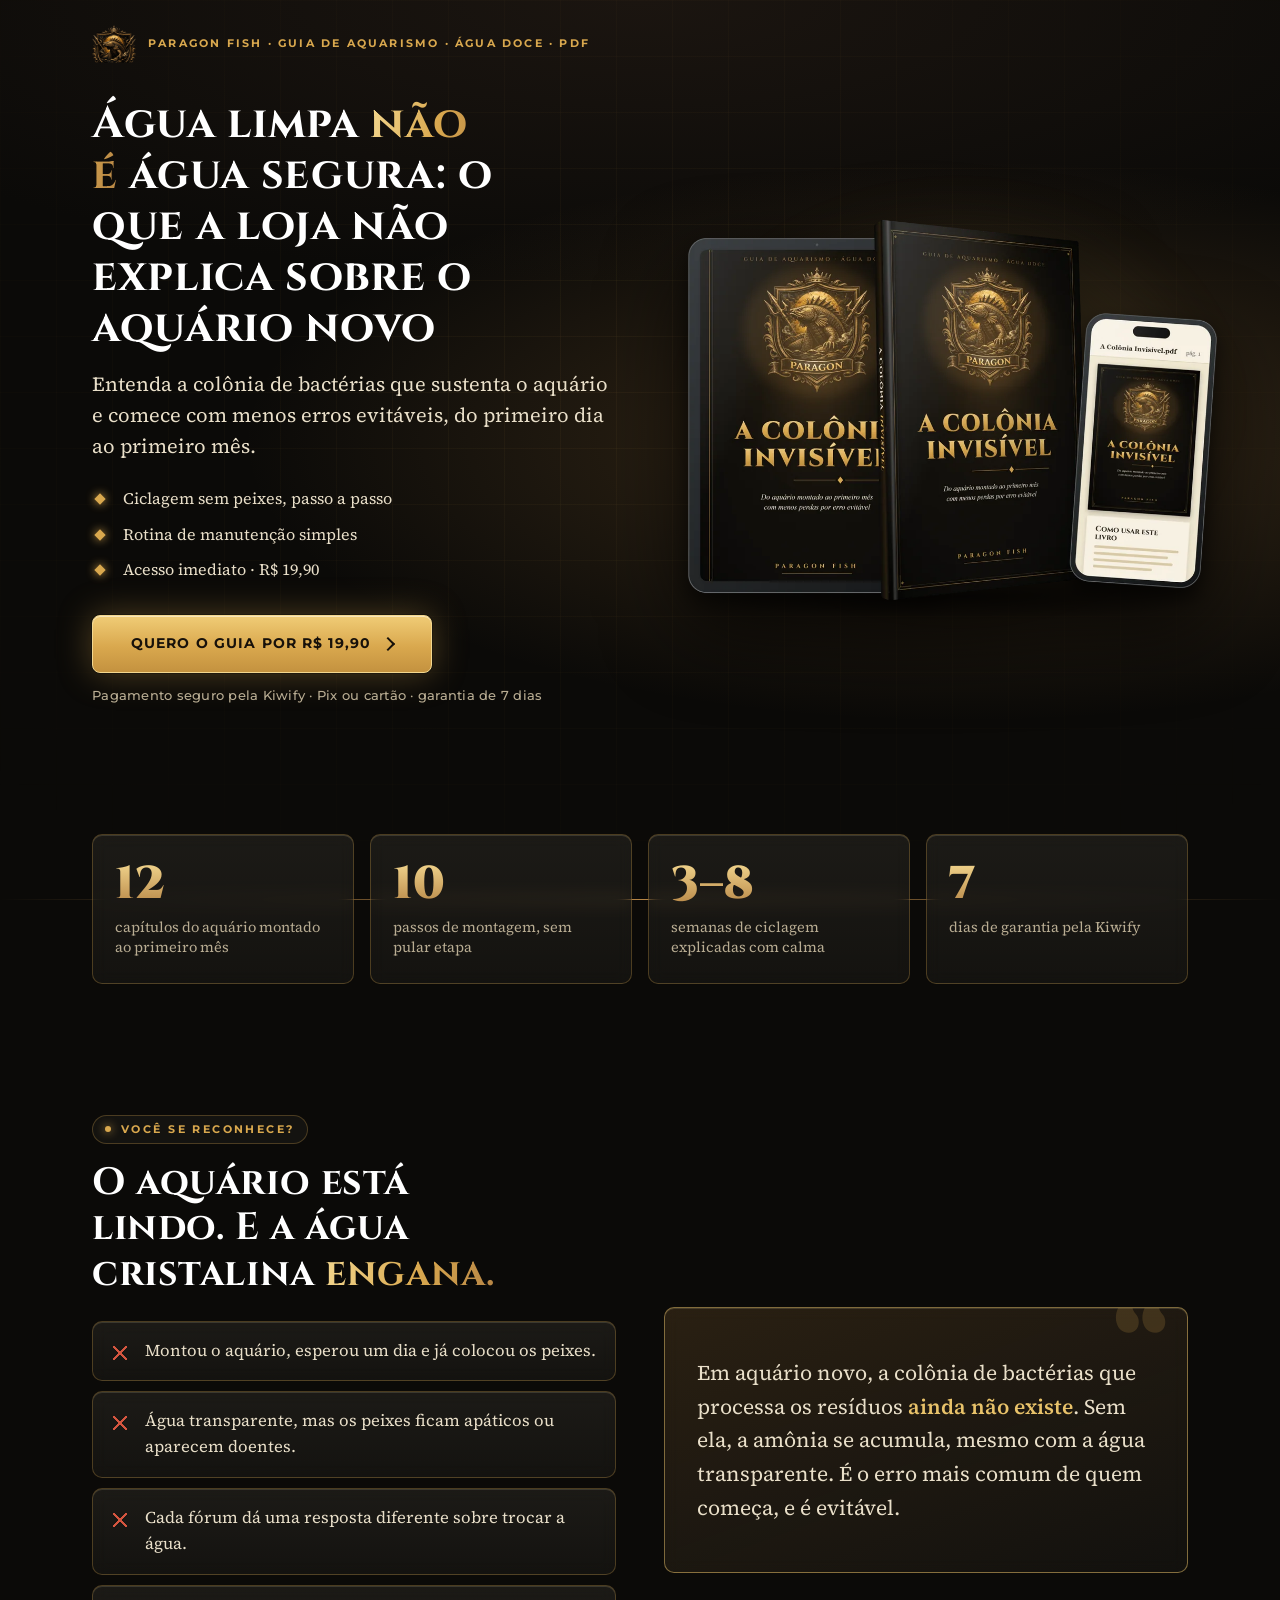
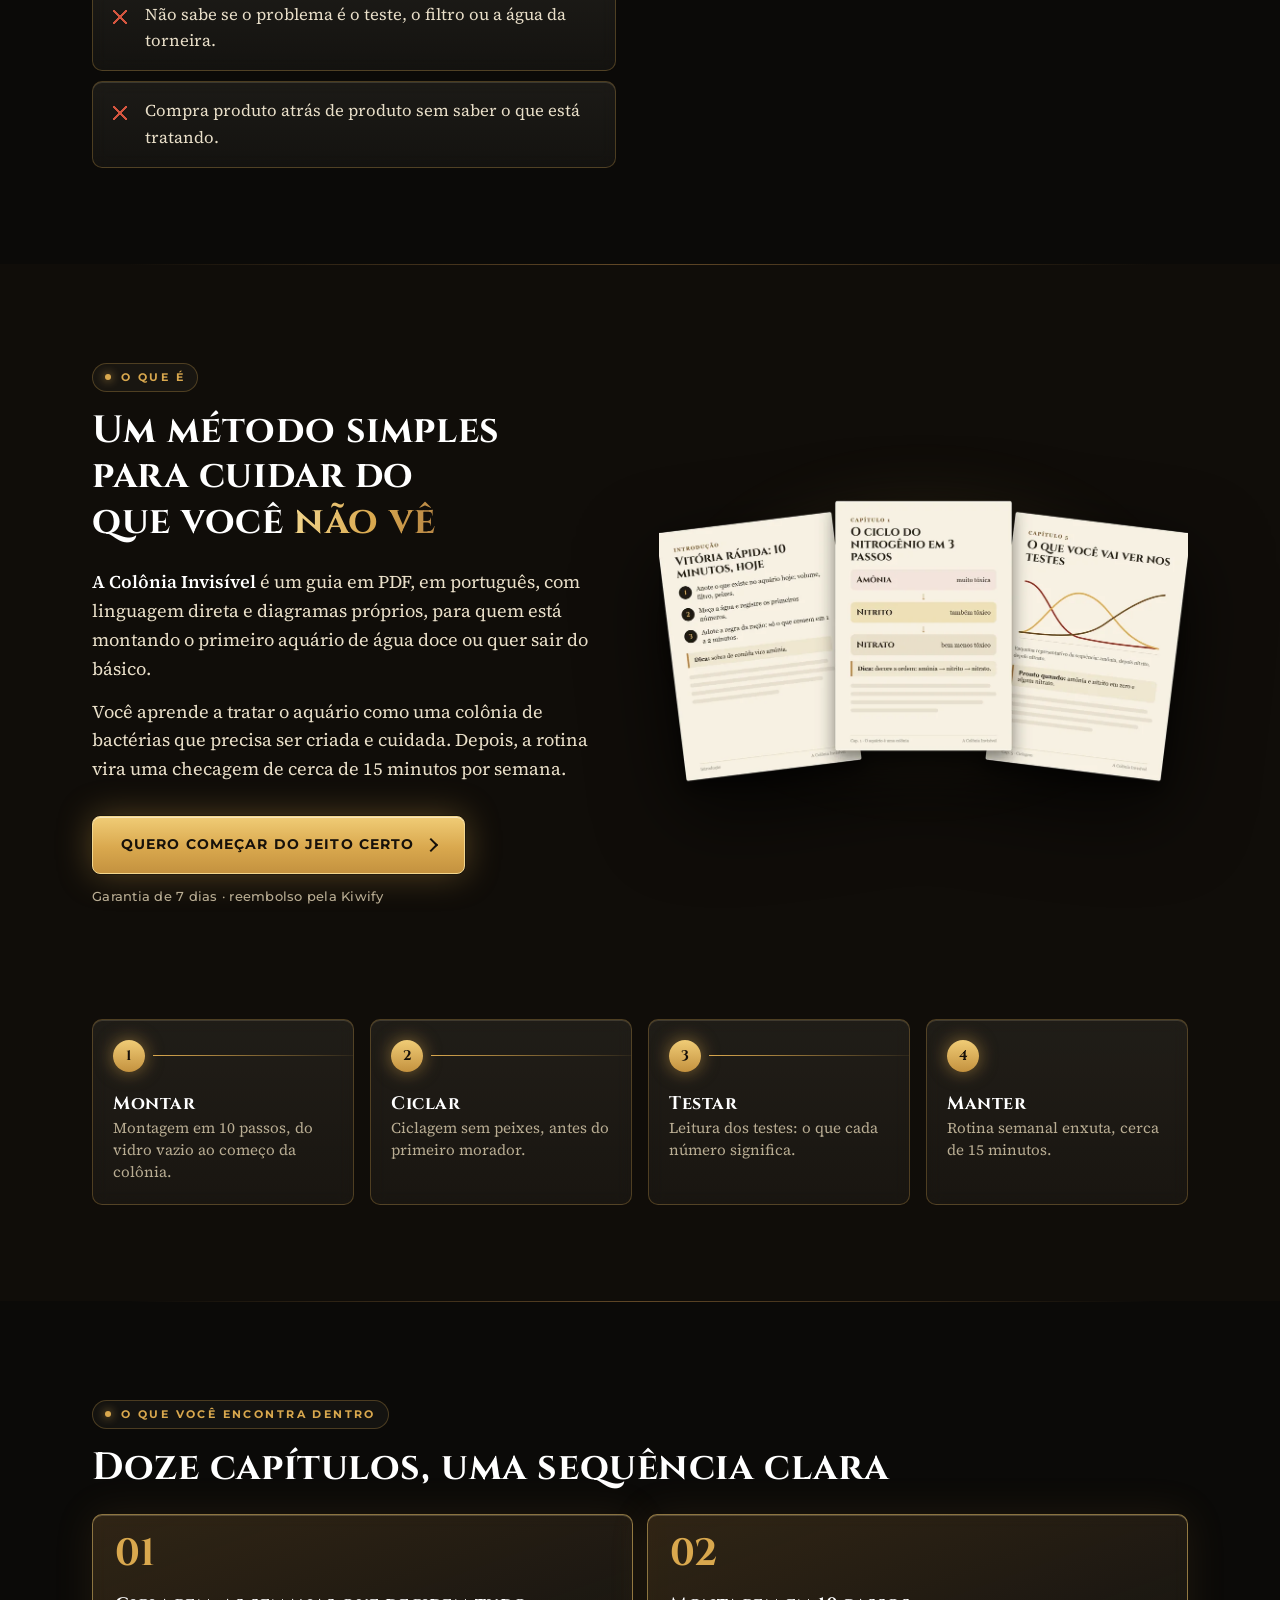
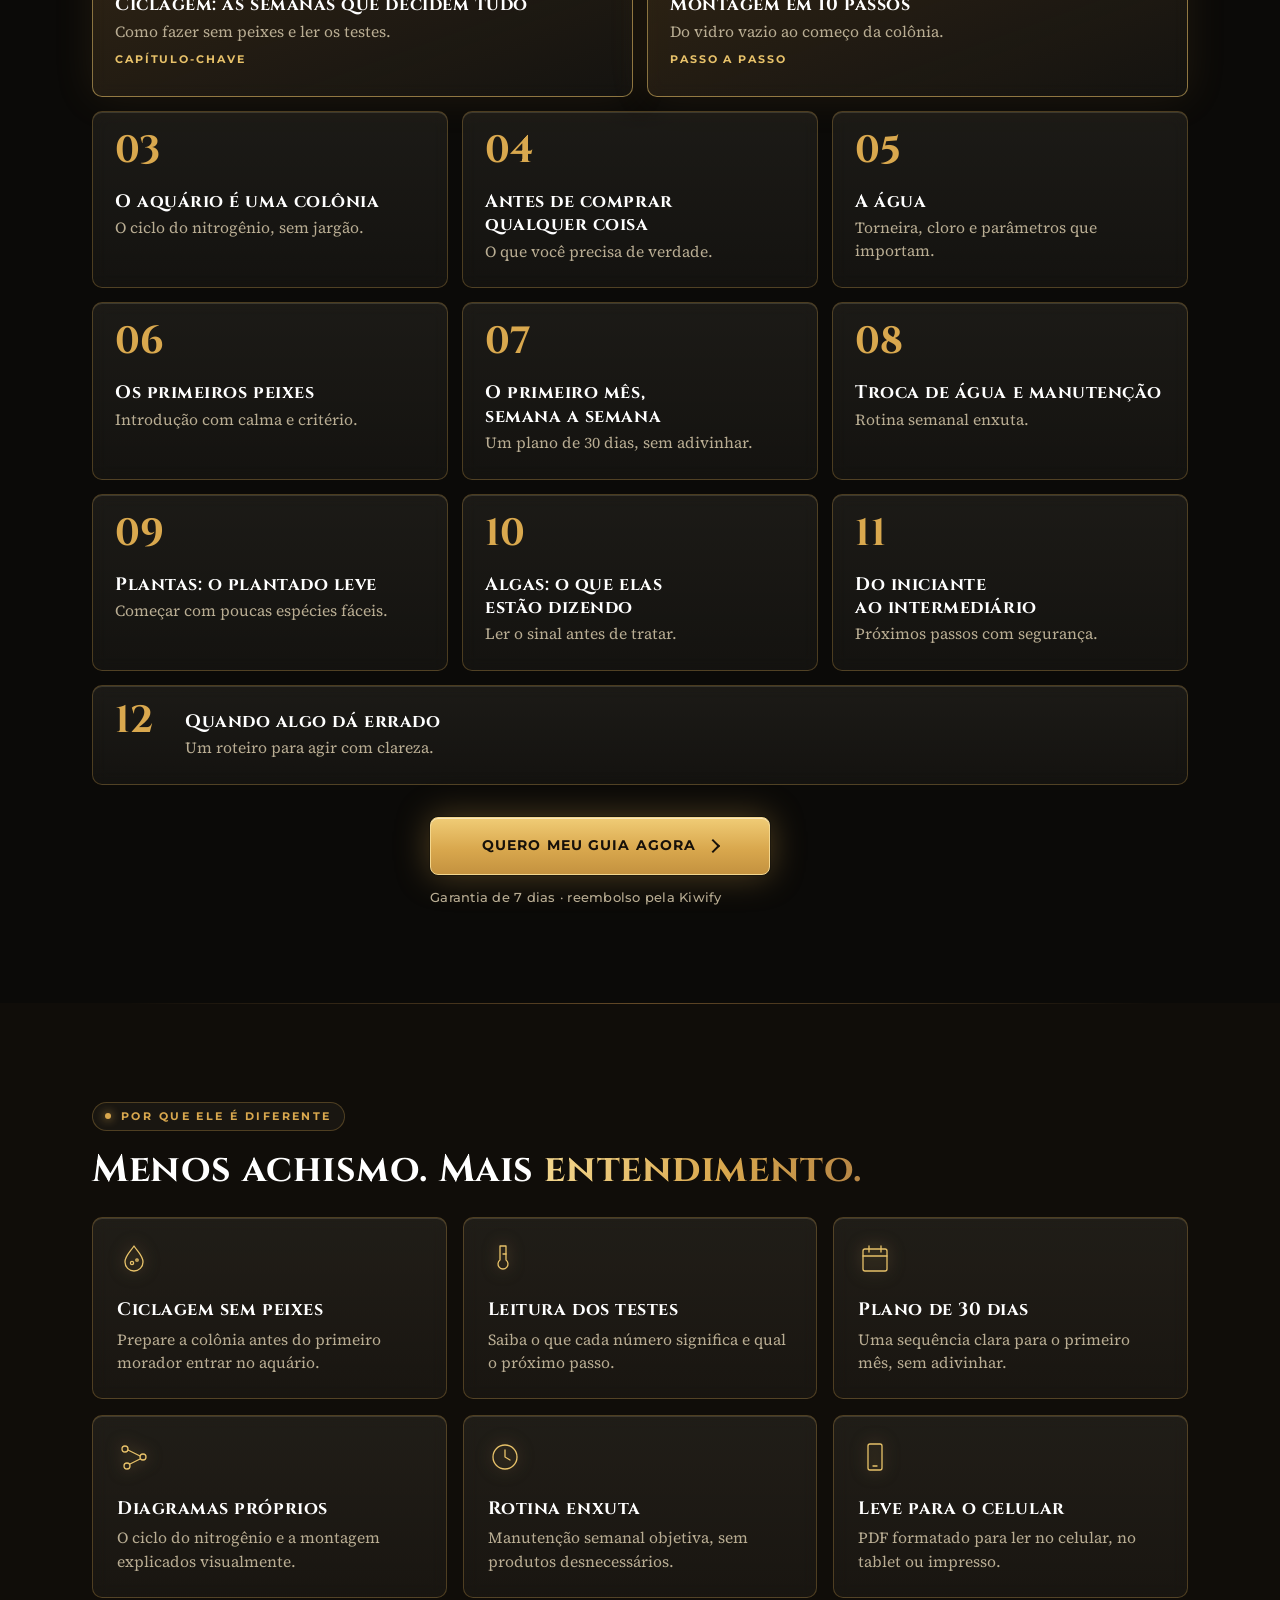
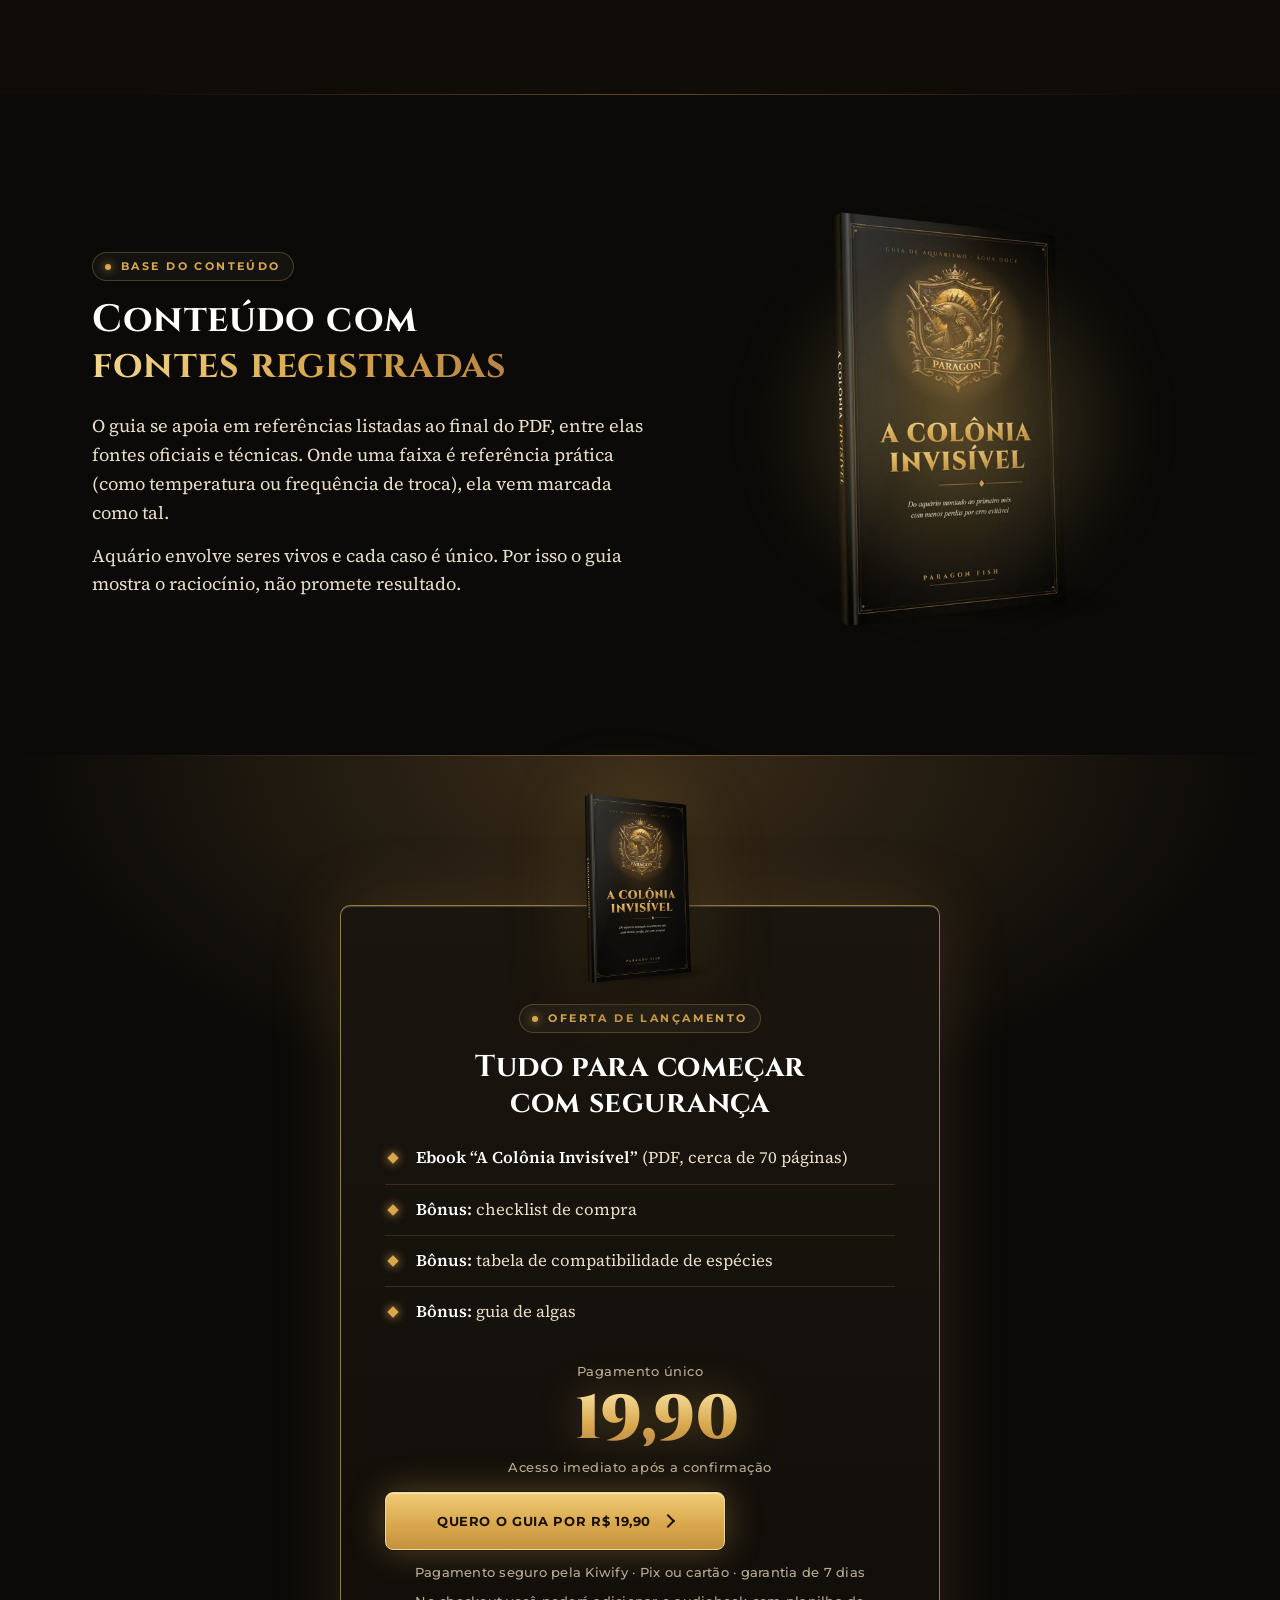
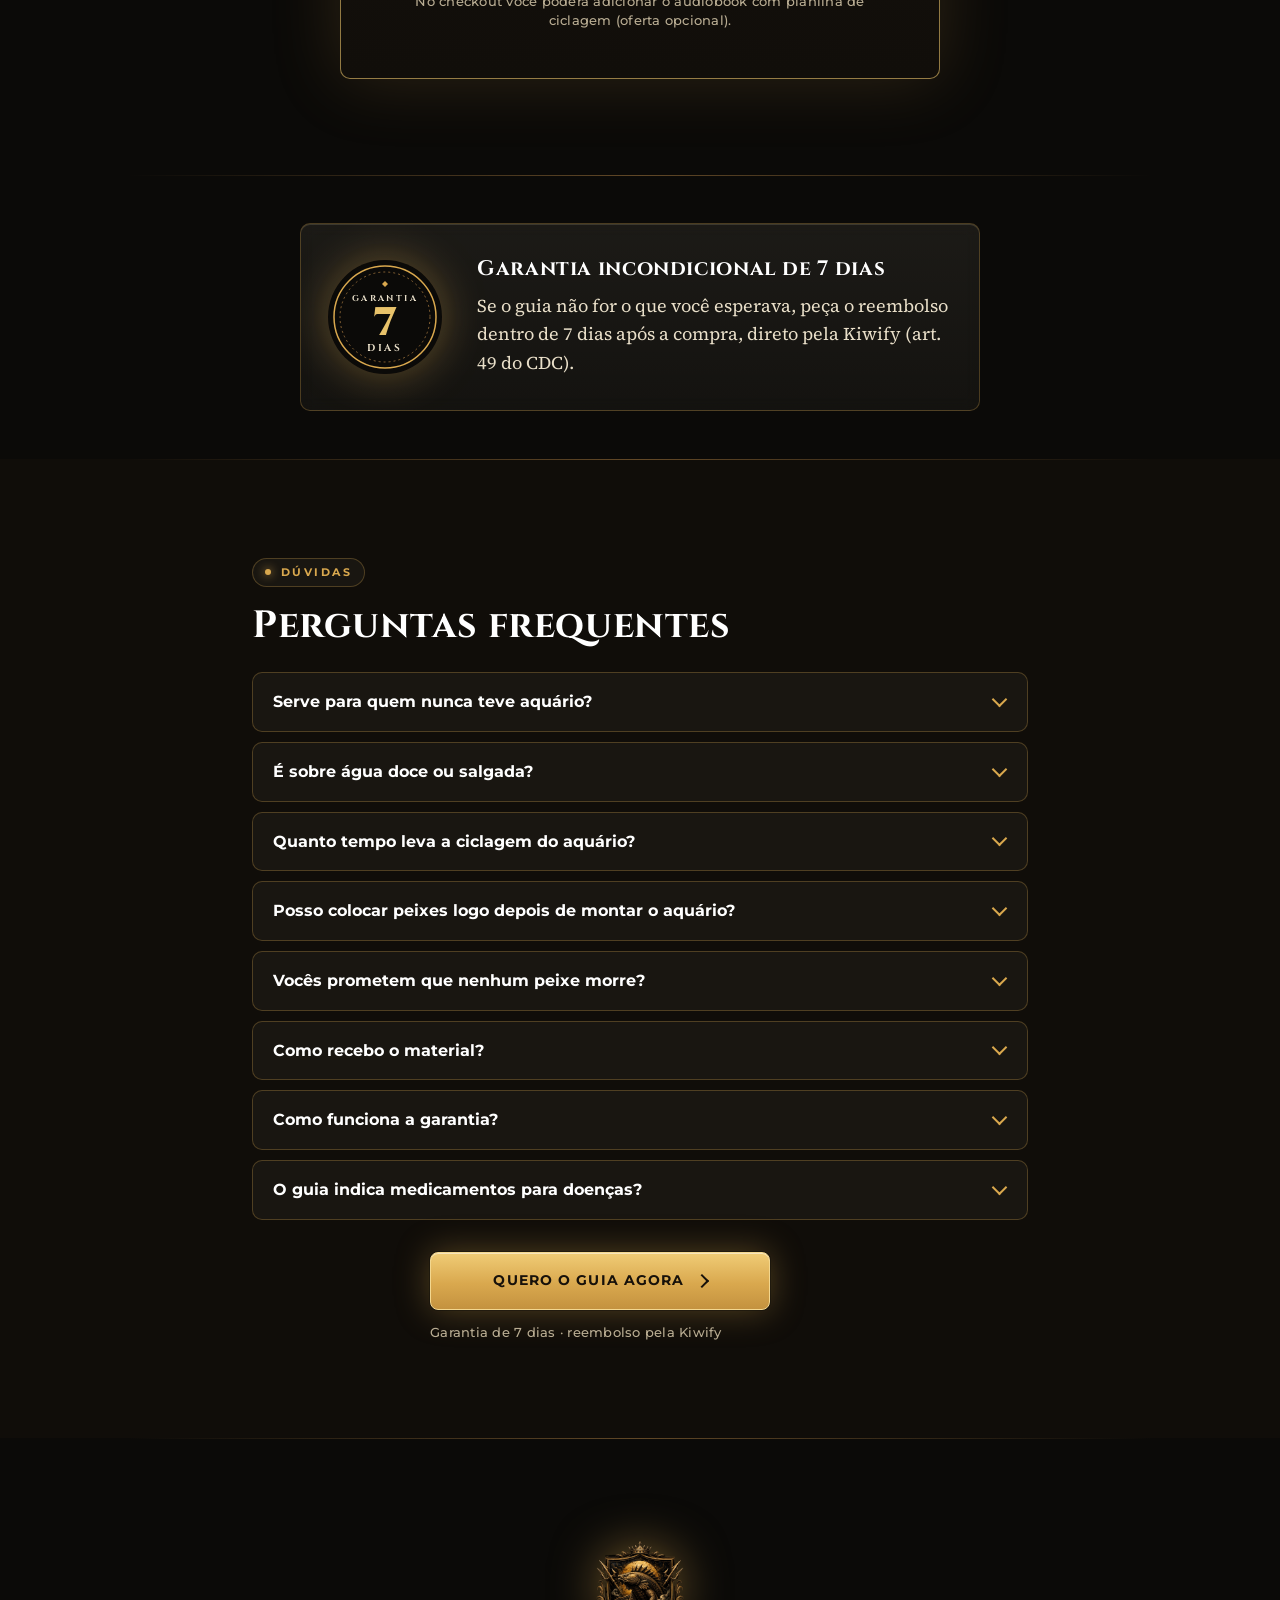
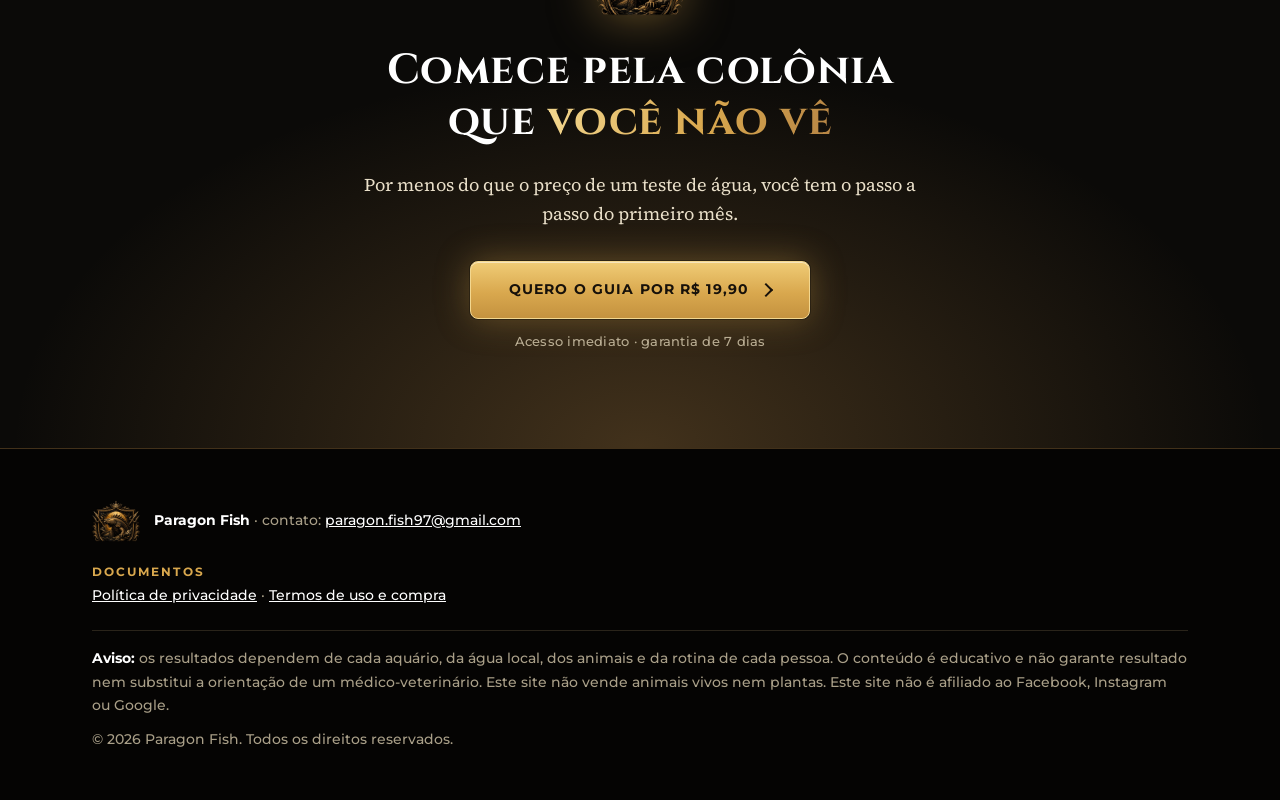
<file: index.html>
<!DOCTYPE html>
<html lang="pt-BR">
<head>
<meta charset="utf-8">
<meta name="viewport" content="width=device-width,initial-scale=1">
<title>Guia de Aquarismo para Iniciantes: Ciclagem do Aquário (PDF)</title>
<meta name="description" content="Guia em PDF para montar seu primeiro aquário de água doce: ciclagem sem peixes e rotina simples. R$ 19,90, acesso imediato e garantia de 7 dias.">
<meta name="robots" content="index,follow">
<!-- URL PROVISÓRIA (GitHub Pages). Ao trocar de domínio, substituir "https://vhreiscoelho-ops.github.io/colonia-invisivel/" em: canonical, og:url, og:image, twitter:image e JSON-LD (Product image/url). -->
<link rel="canonical" href="https://vhreiscoelho-ops.github.io/colonia-invisivel/">
<meta property="og:url" content="https://vhreiscoelho-ops.github.io/colonia-invisivel/">
<meta property="og:type" content="website">
<meta property="og:locale" content="pt_BR">
<meta property="og:title" content="A Colônia Invisível — guia de aquarismo de água doce">
<meta property="og:description" content="Água limpa não é água segura. Entenda a colônia de bactérias do seu aquário e comece com menos erros evitáveis.">
<meta property="og:image" content="https://vhreiscoelho-ops.github.io/colonia-invisivel/img/og.jpg">
<meta name="twitter:image" content="https://vhreiscoelho-ops.github.io/colonia-invisivel/img/og.jpg">
<meta name="twitter:card" content="summary_large_image">
<meta name="theme-color" content="#0B0A08">
<link rel="icon" href="img/emblema-128.png" type="image/png">
<link rel="preload" href="fonts/cinzel-700.woff2" as="font" type="font/woff2" crossorigin>
<link rel="preload" href="img/hero-combo.webp" as="image" type="image/webp">
<link rel="stylesheet" href="fonts/fonts.css">
<style>
:root{
  --bg:#0B0A08;--bg2:#100D09;--ouro:#B68545;--ouro-b:#D9A84E;--ouro-c:#E8C26A;--ouro-e:#6B4A1F;
  --bege:#E9DFC9;--mudo:#B9AD93;--vidro:rgba(255,245,222,.04);--vidro2:rgba(255,245,222,.07);--borda:rgba(217,168,78,.28);
  --cin:'Cinzel','Trajan Pro',Georgia,serif;--txt:'Source Serif 4',Georgia,serif;--sans:'Montserrat',system-ui,-apple-system,'Segoe UI',sans-serif;
  --r:10px;--s2:16px;--s3:24px;--s4:32px;--s5:48px;--s6:64px;--s7:96px
}
*{box-sizing:border-box;margin:0;padding:0}
html{scroll-behavior:smooth;-webkit-text-size-adjust:100%}
body{font-family:var(--txt);font-size:17px;line-height:1.6;color:var(--bege);background:var(--bg);overflow-x:hidden}
img{max-width:100%;height:auto;display:block}
h1,h2,h3{font-family:var(--cin);font-weight:700;color:#fff;text-wrap:balance}
.wrap{max-width:1140px;margin:0 auto;padding:0 22px;position:relative}
section{padding:var(--s6) 0;position:relative}
section+section::before{content:"";position:absolute;top:0;left:10%;right:10%;height:1px;background:linear-gradient(90deg,transparent,rgba(182,133,69,.5),transparent)}
section:nth-of-type(even){background:var(--bg2)}
h2{font-size:26px;line-height:1.2;letter-spacing:.015em;margin-bottom:var(--s3)}
h3{font-size:16.5px;line-height:1.3;letter-spacing:.03em}
em{font-style:normal}
h1 em,h2 em{color:var(--ouro-c);background:linear-gradient(100deg,#F3D78F,#D9A84E 55%,#B68545);-webkit-background-clip:text;background-clip:text;-webkit-text-fill-color:transparent}
p+p{margin-top:14px}
strong{color:#fff}
.kick{display:inline-flex;align-items:center;gap:10px;font:600 11px/1 var(--sans);letter-spacing:.22em;text-transform:uppercase;color:var(--ouro-b);margin-bottom:var(--s2);padding:8px 12px;border:1px solid var(--borda);border-radius:99px;background:var(--vidro)}
.kick::before{content:"";width:6px;height:6px;border-radius:50%;background:var(--ouro-b);box-shadow:0 0 10px var(--ouro-b)}
/* vidro (bento) */
.gl{position:relative;background:linear-gradient(180deg,var(--vidro2),var(--vidro));border:1px solid var(--borda);border-radius:var(--r);-webkit-backdrop-filter:blur(8px);backdrop-filter:blur(8px);box-shadow:inset 0 1px 0 rgba(255,236,190,.14);overflow:hidden;transition:border-color .25s,transform .25s}
.gl:hover{border-color:rgba(232,194,106,.6);background:radial-gradient(260px circle at var(--mx,50%) var(--my,0%),rgba(232,194,106,.16),transparent 70%),linear-gradient(180deg,var(--vidro2),var(--vidro))}
/* CTA */
.btn{display:inline-flex;align-items:center;justify-content:center;gap:12px;min-height:58px;padding:16px 28px;background:linear-gradient(180deg,#F0CC76,#D9A84E 55%,#C4923F);color:#17110a;font:700 14px/1.25 var(--sans);letter-spacing:.08em;text-transform:uppercase;text-decoration:none;border-radius:8px;border:1px solid #F3D78F;box-shadow:0 0 0 1px rgba(11,10,8,.4),0 0 34px rgba(217,168,78,.35),inset 0 1px 0 rgba(255,255,255,.5);transition:transform .18s,box-shadow .18s,filter .18s;width:100%;text-align:center}
.btn::after{content:"";width:8px;height:8px;border-top:2px solid currentColor;border-right:2px solid currentColor;transform:rotate(45deg);flex:0 0 8px;transition:transform .18s}
.btn:hover{transform:translateY(-2px);filter:brightness(1.07);box-shadow:0 0 50px rgba(217,168,78,.55),inset 0 1px 0 rgba(255,255,255,.5)}
.btn:hover::after{transform:rotate(45deg) translate(2px,-2px)}
.btn:focus-visible{outline:3px solid #fff;outline-offset:3px}
.ctaw{margin-top:var(--s4)}
.micro{font:500 12.5px/1.5 var(--sans);color:var(--mudo);margin-top:14px;letter-spacing:.02em}
/* HERO */
.hero{padding:16px 0 var(--s6);overflow:hidden;background:radial-gradient(80% 50% at 75% 55%,rgba(182,133,69,.26),transparent 70%),radial-gradient(100% 50% at 50% 0,#1b1510,var(--bg) 70%)}
.hero::before{content:"";position:absolute;inset:0;background-image:linear-gradient(rgba(217,168,78,.06) 1px,transparent 1px),linear-gradient(90deg,rgba(217,168,78,.06) 1px,transparent 1px);background-size:56px 56px;-webkit-mask-image:radial-gradient(70% 70% at 50% 40%,#000,transparent);mask-image:radial-gradient(70% 70% at 50% 40%,#000,transparent);pointer-events:none}
.hero::after{content:"";position:absolute;left:0;right:0;bottom:0;height:1px;background:linear-gradient(90deg,transparent,var(--ouro),transparent)}
.top{display:flex;align-items:center;gap:12px;padding:6px 0 var(--s4);font:600 11px/1.4 var(--sans);letter-spacing:.2em;text-transform:uppercase;color:var(--ouro-b)}
.top img{width:44px;height:44px;flex:0 0 44px}
.hero h1{font-size:29px;line-height:1.16;letter-spacing:.015em}
.hero .sub{margin-top:var(--s2);font-size:18px;line-height:1.55;max-width:34em}
.hero .pts{list-style:none;display:grid;gap:10px;margin-top:var(--s3);font-size:16px}
.pts li{display:flex;gap:14px;align-items:flex-start}
.pts li::before{content:"";flex:0 0 8px;height:8px;margin:9px 5px 0 4px;background:var(--ouro-b);transform:rotate(45deg);box-shadow:0 0 10px var(--ouro-b)}
.art{position:relative;margin:var(--s5) -6px 0}
.art::before{content:"";position:absolute;inset:8% 6%;background:radial-gradient(closest-side,rgba(232,194,106,.38),transparent);filter:blur(30px)}
.art img{position:relative;width:100%;filter:drop-shadow(0 30px 40px rgba(0,0,0,.7));animation:flut 7s ease-in-out infinite}
@keyframes flut{50%{transform:translateY(-10px)}}
.chips{display:flex;flex-wrap:wrap;gap:8px;margin-top:var(--s2)}
.chip{font:600 11px/1 var(--sans);letter-spacing:.14em;text-transform:uppercase;color:var(--ouro-c);padding:9px 12px;border-radius:99px;border:1px solid var(--borda);background:rgba(11,10,8,.6);-webkit-backdrop-filter:blur(8px);backdrop-filter:blur(8px)}
/* números */
.stats{padding:var(--s4) 0;background:var(--bg)}
.stats .wrap{display:grid;grid-template-columns:1fr 1fr;gap:12px}
.stat{padding:20px 18px}
.stat b{display:block;font:900 34px/1 var(--cin);background:linear-gradient(180deg,#F3D78F,#B68545);-webkit-background-clip:text;background-clip:text;-webkit-text-fill-color:transparent}
.stat span{display:block;margin-top:10px;font-size:14.5px;line-height:1.4;color:var(--mudo)}
/* dor */
.lista{list-style:none;display:grid;gap:10px;margin-top:var(--s3)}
.lista li{padding:16px 18px 16px 52px;position:relative;font-size:16.5px}
.lista li::before{content:"";position:absolute;left:20px;top:24px;width:14px;height:14px;background:linear-gradient(45deg,transparent 44%,#d4553f 44% 56%,transparent 56%),linear-gradient(-45deg,transparent 44%,#d4553f 44% 56%,transparent 56%)}
.quote{margin-top:var(--s4);padding:var(--s4) var(--s3);font-size:18px;background:linear-gradient(160deg,rgba(182,133,69,.18),rgba(255,245,222,.03));border-color:rgba(232,194,106,.5)}
.quote::after{content:"“";position:absolute;right:18px;top:-6px;font:900 110px/1 var(--cin);color:rgba(217,168,78,.18)}
.quote strong{color:var(--ouro-c)}
/* solução + fluxo */
.grid2{display:grid;gap:var(--s4)}
.sol .art{margin:0}
.flow{list-style:none;display:grid;gap:10px;margin-top:var(--s5);counter-reset:f;position:relative}
.flow li{counter-increment:f;padding:18px 18px 18px 64px;position:relative}
.flow li::before{content:counter(f);position:absolute;left:16px;top:16px;width:32px;height:32px;border-radius:50%;display:grid;place-items:center;font:700 14px/1 var(--cin);color:#17110a;background:linear-gradient(180deg,#F0CC76,#C4923F);box-shadow:0 0 18px rgba(217,168,78,.55)}
.flow li::after{content:"";position:absolute;left:31px;top:52px;bottom:-12px;width:1px;background:linear-gradient(var(--ouro-b),transparent)}
.flow li:last-child::after{display:none}
.flow h3{margin-bottom:2px}.flow p{font-size:15px;color:var(--mudo);line-height:1.45}
/* capítulos */
.cg{display:grid;gap:10px;margin-top:var(--s3);list-style:none;counter-reset:c}
.cc{counter-increment:c;padding:18px 20px 18px 72px}
.cc::before{content:counter(c,decimal-leading-zero);position:absolute;left:20px;top:14px;font:700 26px/1 var(--cin);color:var(--ouro-b)}
.cc p{font-size:15.5px;color:var(--mudo);line-height:1.45;margin-top:4px}
.cc.hl{background:linear-gradient(160deg,rgba(182,133,69,.22),rgba(255,245,222,.04));border-color:rgba(232,194,106,.55);box-shadow:inset 0 1px 0 rgba(255,236,190,.2),0 0 40px rgba(182,133,69,.12)}
.tag{display:inline-block;margin-top:10px;font:700 10.5px/1 var(--sans);letter-spacing:.18em;text-transform:uppercase;color:var(--ouro-c)}
/* benefícios */
.bg{display:grid;gap:12px;margin-top:var(--s3)}
.bc{padding:24px}
.bc svg{width:34px;height:34px;stroke:var(--ouro-c);fill:none;stroke-width:1.3;stroke-linecap:round;stroke-linejoin:round;margin-bottom:14px;filter:drop-shadow(0 0 8px rgba(232,194,106,.5))}
.bc h3{margin-bottom:6px}.bc p{font-size:15.5px;color:var(--mudo);line-height:1.5}
/* base */
.base p{max-width:40em}
.base .book{display:none;position:relative}
.base .book::before{content:"";position:absolute;inset:10%;background:radial-gradient(closest-side,rgba(232,194,106,.3),transparent);filter:blur(30px)}
/* oferta */
.oferta{padding-top:150px;background:radial-gradient(70% 50% at 50% 0,rgba(182,133,69,.28),transparent 70%),var(--bg)!important}
.offer{padding:var(--s4) 22px;border-color:rgba(232,194,106,.6);box-shadow:0 0 70px rgba(182,133,69,.2),inset 0 1px 0 rgba(255,236,190,.2);overflow:visible;-webkit-backdrop-filter:none;backdrop-filter:none;background:linear-gradient(180deg,#1a150e,#110e0a)}
.offer .livro{width:58%;margin:-128px auto 6px;filter:drop-shadow(0 18px 24px rgba(0,0,0,.6)) drop-shadow(0 0 30px rgba(217,168,78,.25))}
.offer h2{text-align:center;font-size:23px}
.offer .kick{display:flex;width:max-content;margin-inline:auto}
.stack{list-style:none;display:grid;gap:12px;margin:var(--s3) 0}
.stack li{display:flex;gap:14px;font-size:16.5px;padding-bottom:12px;border-bottom:1px solid rgba(217,168,78,.18)}
.stack li:last-child{border:0}
.stack li::before{content:"";flex:0 0 8px;height:8px;margin:9px 5px 0 4px;background:var(--ouro-b);transform:rotate(45deg);box-shadow:0 0 10px var(--ouro-b)}
.pbox{text-align:center;margin:var(--s3) 0 var(--s2)}
.pmeta{font:500 13px/1.4 var(--sans);color:var(--mudo);letter-spacing:.04em}
.price{font:900 62px/1 var(--cin);margin:8px 0;background:linear-gradient(180deg,#F8E2A2,#D9A84E 60%,#B68545);-webkit-background-clip:text;background-clip:text;-webkit-text-fill-color:transparent;filter:drop-shadow(0 0 20px rgba(217,168,78,.35))}
.price small{font-size:22px;font-weight:700;vertical-align:top;margin-right:6px;position:relative;top:8px}
.offer .micro{text-align:center}
.offer .btn{padding:16px 12px;font-size:13px;letter-spacing:.05em}
/* garantia */
.gar{padding:var(--s5) 0}
.seal{display:flex;flex-direction:column;align-items:center;text-align:center;gap:var(--s2);max-width:680px;margin:0 auto;padding:var(--s4) var(--s3)}
.seal svg{flex:0 0 120px;width:120px;height:120px;filter:drop-shadow(0 0 22px rgba(217,168,78,.4))}
.seal h3{font-size:21px;margin-bottom:8px}
/* faq */
.faq .wrap{max-width:820px}
details{margin-bottom:10px;border-radius:var(--r);border:1px solid var(--borda);background:var(--vidro);transition:background .2s,border-color .2s}
details[open]{background:rgba(182,133,69,.1);border-color:var(--ouro-b)}
summary{cursor:pointer;list-style:none;padding:18px 54px 18px 20px;font:600 15.5px/1.4 var(--sans);color:#fff;position:relative;min-height:56px}
summary::-webkit-details-marker{display:none}
summary::after{content:"";position:absolute;right:22px;top:50%;width:9px;height:9px;margin-top:-8px;border-right:2px solid var(--ouro-b);border-bottom:2px solid var(--ouro-b);transform:rotate(45deg);transition:transform .2s}
details[open] summary::after{transform:rotate(-135deg);margin-top:-2px}
summary:focus-visible{outline:2px solid var(--ouro-b);outline-offset:2px}
details p{padding:0 20px 20px;color:#d6ccb5;font-size:16.5px}
/* final */
.final{text-align:center;background:radial-gradient(70% 90% at 50% 100%,rgba(182,133,69,.32),transparent 70%),var(--bg)!important}
.final img{width:88px;margin:0 auto var(--s3);filter:drop-shadow(0 0 24px rgba(217,168,78,.5))}
.final h2{font-size:27px;margin-inline:auto;max-width:15em}
.final p.l{max-width:32em;margin:0 auto}
.final .ctaw{max-width:440px;margin-inline:auto}
footer{background:#050403;color:#a99f88;padding:var(--s5) 0 120px;font:14px/1.7 var(--sans);border-top:1px solid rgba(182,133,69,.35)}
footer h4{color:var(--ouro-b);font:700 11.5px/1 var(--sans);letter-spacing:.18em;text-transform:uppercase;margin:22px 0 6px}
footer a{color:#fff}
footer .aviso{border-top:1px solid #2a241a;margin-top:22px;padding-top:16px}
footer .fb{display:flex;align-items:center;gap:14px}footer .fb img{width:48px;flex:0 0 48px}
/* barra fixa */
.bar{position:fixed;left:0;right:0;bottom:0;z-index:9;padding:10px 16px calc(10px + env(safe-area-inset-bottom));background:rgba(11,10,8,.88);-webkit-backdrop-filter:blur(12px);backdrop-filter:blur(12px);border-top:1px solid var(--ouro);transform:translateY(110%);transition:transform .25s}
.bar.on{transform:none}.bar .btn{min-height:52px;font-size:13.5px;padding:12px 18px}
.js .rv{opacity:0;transform:translateY(16px);transition:opacity .6s,transform .6s}
.js .rv.in{opacity:1;transform:none}
@media(min-width:760px){
  body{font-size:18px}section{padding:var(--s7) 0}h2{font-size:38px}h3{font-size:18px}
  .hero{padding-bottom:var(--s7)}
  .hero .grid{display:grid;grid-template-columns:1.02fr 1fr;gap:var(--s5);align-items:center}
  .hero h1{font-size:44px}.hero .sub{font-size:20px}
  .art{margin:0 -60px 0 0}
  .btn{width:auto;min-width:340px}
  .stats .wrap{grid-template-columns:repeat(4,1fr);gap:16px}.stat b{font-size:46px}.stat{padding:26px 22px}
  .cols{display:grid;grid-template-columns:1fr 1fr;gap:var(--s5);align-items:center}
  .quote{margin-top:0;font-size:21px;line-height:1.6;padding:var(--s5) var(--s4)}
  .sol .grid2{grid-template-columns:1fr 1.05fr;align-items:center;gap:var(--s6)}
  .flow{grid-template-columns:repeat(4,1fr);gap:16px;grid-column:1/-1}
  .flow li{padding:72px 20px 22px}
  .flow li::before{left:20px;top:20px}
  .flow li::after{left:60px;right:-16px;top:35px;bottom:auto;width:auto;height:1px;background:linear-gradient(90deg,var(--ouro-b),transparent)}
  .cg{grid-template-columns:repeat(6,1fr);gap:14px}
  .cc{grid-column:span 2;padding:78px 22px 24px}.cc::before{left:22px;top:20px;font-size:38px}
  .cc.hl.big{grid-column:span 3}
  .cc:last-child{grid-column:span 6;padding-top:24px;padding-left:92px}.cc:last-child::before{top:16px}
  .bg{grid-template-columns:repeat(3,1fr);gap:16px}
  .base .grid2{grid-template-columns:1.2fr 1fr;gap:var(--s6);align-items:center}
  .base .book{display:block}
  .offer{max-width:600px;margin:0 auto;padding:var(--s5) 44px}
  .offer .livro{width:42%;margin-top:-170px}
  .offer h2{font-size:30px}
  .seal{flex-direction:row;text-align:left;gap:var(--s4)}
  .final h2{font-size:42px}
  .bar{display:none}footer{padding-bottom:var(--s5)}
}
@media(prefers-reduced-motion:reduce){*{transition:none!important;animation:none!important;scroll-behavior:auto!important}.js .rv{opacity:1;transform:none}}
</style>
<script type="application/ld+json">
{"@context":"https://schema.org","@graph":[
{"@type":"Product","name":"A Colônia Invisível — guia de aquarismo de água doce (PDF)","description":"Guia em PDF, em português, para montar o primeiro aquário de água doce: água, ciclagem sem peixes e rotina de manutenção simples.","image":"https://vhreiscoelho-ops.github.io/colonia-invisivel/img/og.jpg","brand":{"@type":"Brand","name":"Paragon Fish"},"offers":{"@type":"Offer","price":"19.90","priceCurrency":"BRL","availability":"https://schema.org/InStock","url":"https://vhreiscoelho-ops.github.io/colonia-invisivel/"}},
{"@type":"FAQPage","mainEntity":[
{"@type":"Question","name":"Serve para quem nunca teve aquário?","acceptedAnswer":{"@type":"Answer","text":"Sim. O guia começa do zero e explica cada termo. O conteúdo intermediário fica nos capítulos finais."}},
{"@type":"Question","name":"É sobre água doce ou salgada?","acceptedAnswer":{"@type":"Answer","text":"Água doce: aquário de comunidade, plantado leve e introdução a camarões. Não cobre aquário marinho."}},
{"@type":"Question","name":"Quanto tempo leva a ciclagem do aquário?","acceptedAnswer":{"@type":"Answer","text":"Em geral, algumas semanas, e o prazo varia de aquário para aquário. O guia explica como acompanhar com testes de água, e não só pela aparência."}},
{"@type":"Question","name":"Posso colocar peixes logo depois de montar o aquário?","acceptedAnswer":{"@type":"Answer","text":"O guia explica por que a colônia de bactérias precisa se formar antes e como fazer a ciclagem sem peixes."}},
{"@type":"Question","name":"Vocês prometem que nenhum peixe morre?","acceptedAnswer":{"@type":"Answer","text":"Não. Nenhum material pode prometer isso. O guia mostra como reduzir as perdas causadas por erros evitáveis, como colocar peixes antes da colônia estar formada."}},
{"@type":"Question","name":"Como recebo o material?","acceptedAnswer":{"@type":"Answer","text":"Por e-mail e na área de membros da Kiwify, logo após a confirmação do pagamento. Em PDF, para ler no celular, no computador ou imprimir."}},
{"@type":"Question","name":"Como funciona a garantia?","acceptedAnswer":{"@type":"Answer","text":"Você tem 7 dias corridos após a compra para pedir o reembolso integral, sem burocracia, pela própria Kiwify."}},
{"@type":"Question","name":"O guia indica medicamentos para doenças?","acceptedAnswer":{"@type":"Answer","text":"Não. O foco é prevenção e manejo. Em caso de doença, o guia orienta a observar e buscar um profissional veterinário de animais aquáticos."}}
]}]}
</script>
<!-- PIXEL META: Pixel do CEO já configurado (1692470879065470): PageView + ViewContent no carregamento; InitiateCheckout e Purchase ficam com a Kiwify no checkout. O clique nos botões dispara CliqueComprar (script no fim da página). -->
<script>
var PIXEL_ID='1692470879065470';
if(/^\d{10,20}$/.test(PIXEL_ID)){!function(f,b,e,v,n,t,s){if(f.fbq)return;n=f.fbq=function(){n.callMethod?n.callMethod.apply(n,arguments):n.queue.push(arguments)};if(!f._fbq)f._fbq=n;n.push=n;n.loaded=!0;n.version='2.0';n.queue=[];t=b.createElement(e);t.async=!0;t.src=v;s=b.getElementsByTagName(e)[0];s.parentNode.insertBefore(t,s)}(window,document,'script','https://connect.facebook.net/en_US/fbevents.js');fbq('init',PIXEL_ID);fbq('track','PageView');fbq('track','ViewContent');}
</script>
<!-- GOOGLE TAG: colar aqui a tag do Google (gtag.js) / conversão, se usar Google Ads -->
</head>
<body>

<!-- 1. PRIMEIRA DOBRA -->
<header class="hero">
<div class="wrap">
<div class="top"><img src="img/emblema-128.png" width="44" height="44" alt="Brasão Paragon Fish">Paragon Fish · guia de aquarismo · água doce · PDF</div>
<div class="grid">
<div class="txt">
<h1>Água limpa <em>não é</em> água segura: o que a loja não explica sobre o aquário novo</h1>
<p class="sub">Entenda a colônia de bactérias que sustenta o aquário e comece com menos erros evitáveis, do primeiro dia ao primeiro mês.</p>
<ul class="pts">
<li>Ciclagem sem peixes, passo a passo</li>
<li>Rotina de manutenção simples</li>
<li>Acesso imediato · R$ 19,90</li>
</ul>
<div class="ctaw"><a class="btn" href="https://pay.kiwify.com.br/JQiI3aQ" data-cta="hero">Quero o guia por R$ 19,90</a>
<p class="micro">Pagamento seguro pela Kiwify · Pix ou cartão · garantia de 7 dias</p></div>
</div>
<div class="art"><img src="img/hero-combo.webp" width="1100" height="855" fetchpriority="high" alt="Ebook A Colônia Invisível, guia de aquarismo para iniciantes, em livro, tablet e celular"></div>
</div>
</div>
</header>

<!-- faixa de números reais do conteúdo -->
<div class="stats"><div class="wrap">
<div class="stat gl"><b>12</b><span>capítulos do aquário montado ao primeiro mês</span></div>
<div class="stat gl"><b>10</b><span>passos de montagem, sem pular etapa</span></div>
<div class="stat gl"><b>3–8</b><span>semanas de ciclagem explicadas com calma</span></div>
<div class="stat gl"><b>7</b><span>dias de garantia pela Kiwify</span></div>
</div></div>

<!-- 2. DOR / IDENTIFICAÇÃO -->
<section class="dor">
<div class="wrap"><div class="cols">
<div class="rv">
<span class="kick">Você se reconhece?</span>
<h2>O aquário está lindo. E a água cristalina <em>engana.</em></h2>
<ul class="lista">
<li class="gl">Montou o aquário, esperou um dia e já colocou os peixes.</li>
<li class="gl">Água transparente, mas os peixes ficam apáticos ou aparecem doentes.</li>
<li class="gl">Cada fórum dá uma resposta diferente sobre trocar a água.</li>
<li class="gl">Não sabe se o problema é o teste, o filtro ou a água da torneira.</li>
<li class="gl">Compra produto atrás de produto sem saber o que está tratando.</li>
</ul>
</div>
<div class="quote gl rv"><p>Em aquário novo, a colônia de bactérias que processa os resíduos <strong>ainda não existe</strong>. Sem ela, a amônia se acumula, mesmo com a água transparente. É o erro mais comum de quem começa, e é evitável.</p></div>
</div></div>
</section>

<!-- 3. SOLUÇÃO -->
<section class="sol">
<div class="wrap"><div class="grid2">
<div class="rv">
<span class="kick">O que é</span>
<h2>Um método simples para cuidar do que você <em>não vê</em></h2>
<p><strong>A Colônia Invisível</strong> é um guia em PDF, em português, com linguagem direta e diagramas próprios, para quem está montando o primeiro aquário de água doce ou quer sair do básico.</p>
<p>Você aprende a tratar o aquário como uma colônia de bactérias que precisa ser criada e cuidada. Depois, a rotina vira uma checagem de cerca de 15 minutos por semana.</p>
<div class="ctaw"><a class="btn" href="https://pay.kiwify.com.br/JQiI3aQ" data-cta="solucao">Quero começar do jeito certo</a><p class="micro">Garantia de 7 dias · reembolso pela Kiwify</p></div>
</div>
<div class="art rv"><img src="img/paginas.webp" width="1100" height="733" loading="lazy" alt="Páginas internas do guia: ciclo do nitrogênio e leitura dos testes de água"></div>
<!-- sistema em 4 etapas (rótulos tirados dos capítulos e benefícios da própria LP) -->
<ol class="flow">
<li class="gl rv"><h3>Montar</h3><p>Montagem em 10 passos, do vidro vazio ao começo da colônia.</p></li>
<li class="gl rv"><h3>Ciclar</h3><p>Ciclagem sem peixes, antes do primeiro morador.</p></li>
<li class="gl rv"><h3>Testar</h3><p>Leitura dos testes: o que cada número significa.</p></li>
<li class="gl rv"><h3>Manter</h3><p>Rotina semanal enxuta, cerca de 15 minutos.</p></li>
</ol>
</div></div>
</section>

<!-- 4. CAPÍTULOS -->
<section class="caps">
<div class="wrap">
<div class="rv"><span class="kick">O que você encontra dentro</span>
<h2>Doze capítulos, uma sequência clara</h2></div>
<ol class="cg">
<li class="cc gl hl big rv"><h3>Ciclagem: as semanas que decidem tudo</h3><p>Como fazer sem peixes e ler os testes.</p><span class="tag">Capítulo-chave</span></li>
<li class="cc gl hl big rv"><h3>Montagem em 10 passos</h3><p>Do vidro vazio ao começo da colônia.</p><span class="tag">Passo a passo</span></li>
<li class="cc gl rv"><h3>O aquário é uma colônia</h3><p>O ciclo do nitrogênio, sem jargão.</p></li>
<li class="cc gl rv"><h3>Antes de comprar qualquer coisa</h3><p>O que você precisa de verdade.</p></li>
<li class="cc gl rv"><h3>A água</h3><p>Torneira, cloro e parâmetros que importam.</p></li>
<li class="cc gl rv"><h3>Os primeiros peixes</h3><p>Introdução com calma e critério.</p></li>
<li class="cc gl rv"><h3>O primeiro mês, semana a semana</h3><p>Um plano de 30 dias, sem adivinhar.</p></li>
<li class="cc gl rv"><h3>Troca de água e manutenção</h3><p>Rotina semanal enxuta.</p></li>
<li class="cc gl rv"><h3>Plantas: o plantado leve</h3><p>Começar com poucas espécies fáceis.</p></li>
<li class="cc gl rv"><h3>Algas: o que elas estão dizendo</h3><p>Ler o sinal antes de tratar.</p></li>
<li class="cc gl rv"><h3>Do iniciante ao intermediário</h3><p>Próximos passos com segurança.</p></li>
<li class="cc gl rv"><h3>Quando algo dá errado</h3><p>Um roteiro para agir com clareza.</p></li>
</ol>
<div class="ctaw rv" style="max-width:420px;margin-inline:auto"><a class="btn" href="https://pay.kiwify.com.br/JQiI3aQ" data-cta="capitulos">Quero meu guia agora</a><p class="micro">Garantia de 7 dias · reembolso pela Kiwify</p></div>
</div>
</section>

<!-- 5. BENEFÍCIOS -->
<section class="ben">
<div class="wrap">
<div class="rv"><span class="kick">Por que ele é diferente</span>
<h2>Menos achismo. Mais <em>entendimento.</em></h2></div>
<div class="bg">
<div class="bc gl rv"><svg viewBox="0 0 34 34" aria-hidden="true"><path d="M17 4c4 6 9 10 9 16a9 9 0 0 1-18 0c0-6 5-10 9-16z"/><circle cx="15" cy="21" r="1.6"/><circle cx="20" cy="18" r="1.2"/></svg><h3>Ciclagem sem peixes</h3><p>Prepare a colônia antes do primeiro morador entrar no aquário.</p></div>
<div class="bc gl rv"><svg viewBox="0 0 34 34" aria-hidden="true"><path d="M12 4v14a5 5 0 1 0 6 0V4z"/><path d="M15 12h3"/></svg><h3>Leitura dos testes</h3><p>Saiba o que cada número significa e qual o próximo passo.</p></div>
<div class="bc gl rv"><svg viewBox="0 0 34 34" aria-hidden="true"><rect x="5" y="7" width="24" height="22" rx="2"/><path d="M5 14h24M11 4v6M23 4v6"/></svg><h3>Plano de 30 dias</h3><p>Uma sequência clara para o primeiro mês, sem adivinhar.</p></div>
<div class="bc gl rv"><svg viewBox="0 0 34 34" aria-hidden="true"><circle cx="8" cy="9" r="3"/><circle cx="26" cy="17" r="3"/><circle cx="10" cy="26" r="3"/><path d="M11 10l12 6M23 19l-10 5"/></svg><h3>Diagramas próprios</h3><p>O ciclo do nitrogênio e a montagem explicados visualmente.</p></div>
<div class="bc gl rv"><svg viewBox="0 0 34 34" aria-hidden="true"><circle cx="17" cy="17" r="12"/><path d="M17 10v7l5 3"/></svg><h3>Rotina enxuta</h3><p>Manutenção semanal objetiva, sem produtos desnecessários.</p></div>
<div class="bc gl rv"><svg viewBox="0 0 34 34" aria-hidden="true"><rect x="10" y="4" width="14" height="26" rx="2"/><path d="M15 26h4"/></svg><h3>Leve para o celular</h3><p>PDF formatado para ler no celular, no tablet ou impresso.</p></div>
</div>
</div>
</section>

<!-- 6. PROVA / TRANSPARÊNCIA -->
<section class="base">
<div class="wrap"><div class="grid2">
<div class="rv">
<span class="kick">Base do conteúdo</span>
<h2>Conteúdo com <em>fontes registradas</em></h2>
<p>O guia se apoia em referências listadas ao final do PDF, entre elas fontes oficiais e técnicas. Onde uma faixa é referência prática (como temperatura ou frequência de troca), ela vem marcada como tal.</p>
<p>Aquário envolve seres vivos e cada caso é único. Por isso o guia mostra o raciocínio, não promete resultado.</p>
<!-- [DEPOIMENTO REAL AQUI] -->
<!-- [CREDENCIAIS DO AUTOR / MARCA AQUI] -->
</div>
<div class="book rv"><img src="img/livro.webp" width="700" height="700" loading="lazy" alt="Livro A Colônia Invisível, capa preta e dourada"></div>
</div></div>
</section>

<!-- 7. OFERTA -->
<section class="oferta" id="oferta">
<div class="wrap">
<div class="offer gl rv">
<img class="livro" src="img/livro.webp" width="700" height="700" loading="lazy" alt="Ebook A Colônia Invisível">
<span class="kick">Oferta de lançamento</span>
<h2>Tudo para começar com segurança</h2>
<ul class="stack">
<li><span><strong>Ebook “A Colônia Invisível”</strong> (PDF, cerca de 70 páginas)</span></li>
<li><span><strong>Bônus:</strong> checklist de compra</span></li>
<li><span><strong>Bônus:</strong> tabela de compatibilidade de espécies</span></li>
<li><span><strong>Bônus:</strong> guia de algas</span></li>
</ul>
<div class="pbox"><div class="pmeta">Pagamento único</div>
<div class="price"><small>R$</small>19,90</div>
<div class="pmeta">Acesso imediato após a confirmação</div></div>
<a class="btn" href="https://pay.kiwify.com.br/JQiI3aQ" data-cta="oferta">Quero o guia por R$ 19,90</a>
<p class="micro">Pagamento seguro pela Kiwify · Pix ou cartão · garantia de 7 dias</p>
<p class="micro" style="margin-top:10px">No checkout você poderá adicionar o audiobook com planilha de ciclagem (oferta opcional).</p>
</div>
</div>
</section>

<!-- 8. GARANTIA -->
<section class="gar">
<div class="wrap"><div class="seal gl rv">
<svg viewBox="0 0 120 120" role="img" aria-label="Selo de garantia de 7 dias"><circle cx="60" cy="60" r="57" fill="#0B0A08"/><circle cx="60" cy="60" r="51" fill="none" stroke="#D9A84E" stroke-width="1.5"/><circle cx="60" cy="60" r="45" fill="none" stroke="#B68545" stroke-width=".7" stroke-dasharray="2 3"/><path d="M60 24l3 3-3 3-3-3z" fill="#D9A84E"/><text x="60" y="78" text-anchor="middle" font-family="Cinzel,serif" font-size="40" font-weight="900" fill="#E8C26A">7</text><text x="60" y="94" text-anchor="middle" font-family="Cinzel,serif" font-size="10" font-weight="700" letter-spacing="2.6" fill="#E9DFC9">DIAS</text><text x="60" y="44" text-anchor="middle" font-family="Cinzel,serif" font-size="8.5" font-weight="700" letter-spacing="2.4" fill="#E9DFC9">GARANTIA</text></svg>
<div><h3>Garantia incondicional de 7 dias</h3>
<p>Se o guia não for o que você esperava, peça o reembolso dentro de 7 dias após a compra, direto pela Kiwify (art. 49 do CDC).</p></div>
</div></div>
</section>

<!-- 9. FAQ -->
<section class="faq">
<div class="wrap">
<span class="kick rv">Dúvidas</span>
<h2 class="rv">Perguntas frequentes</h2>
<details><summary>Serve para quem nunca teve aquário?</summary><p>Sim. O guia começa do zero e explica cada termo. O conteúdo intermediário fica nos capítulos finais.</p></details>
<details><summary>É sobre água doce ou salgada?</summary><p>Água doce: aquário de comunidade, plantado leve e introdução a camarões. Não cobre aquário marinho.</p></details>
<!-- As 2 perguntas abaixo (SEO) reaproveitam só o que a LP já diz; a Ana deve revisar/ajustar o texto -->
<details><summary>Quanto tempo leva a ciclagem do aquário?</summary><p>Em geral, algumas semanas, e o prazo varia de aquário para aquário. O guia explica como acompanhar com testes de água, e não só pela aparência.</p></details>
<details><summary>Posso colocar peixes logo depois de montar o aquário?</summary><p>O guia explica por que a colônia de bactérias precisa se formar antes e como fazer a ciclagem sem peixes.</p></details>
<details><summary>Vocês prometem que nenhum peixe morre?</summary><p>Não. Nenhum material pode prometer isso. O guia mostra como reduzir as perdas causadas por erros evitáveis, como colocar peixes antes da colônia estar formada.</p></details>
<details><summary>Como recebo o material?</summary><p>Por e-mail e na área de membros da Kiwify, logo após a confirmação do pagamento. Em PDF, para ler no celular, no computador ou imprimir.</p></details>
<details><summary>Como funciona a garantia?</summary><p>Você tem 7 dias corridos após a compra para pedir o reembolso integral, sem burocracia, pela própria Kiwify.</p></details>
<details><summary>O guia indica medicamentos para doenças?</summary><p>Não. O foco é prevenção e manejo. Em caso de doença, o guia orienta a observar e buscar um profissional veterinário de animais aquáticos.</p></details>
<div class="ctaw" style="max-width:420px;margin-inline:auto"><a class="btn" href="https://pay.kiwify.com.br/JQiI3aQ" data-cta="faq">Quero o guia agora</a><p class="micro">Garantia de 7 dias · reembolso pela Kiwify</p></div>
</div>
</section>

<!-- 10. CTA FINAL -->
<section class="final">
<div class="wrap rv">
<img src="img/emblema.png" width="88" height="75" loading="lazy" alt="">
<h2>Comece pela colônia que <em>você não vê</em></h2>
<p class="l">Por menos do que o preço de um teste de água, você tem o passo a passo do primeiro mês.</p>
<div class="ctaw"><a class="btn" href="https://pay.kiwify.com.br/JQiI3aQ" data-cta="final">Quero o guia por R$ 19,90</a>
<p class="micro">Acesso imediato · garantia de 7 dias</p></div>
</div>
</section>

<footer>
<div class="wrap">
<div class="fb"><img src="img/emblema-128.png" width="48" height="48" loading="lazy" alt=""><div><strong>Paragon Fish</strong> · contato: <a href="mailto:paragon.fish97@gmail.com">paragon.fish97@gmail.com</a></div></div>
<h4>Documentos</h4>
<p><a href="politica-de-privacidade.html" id="privacidade">Política de privacidade</a> · <a href="termos-de-uso.html" id="termos">Termos de uso e compra</a></p>
<div class="aviso">
<p><strong>Aviso:</strong> os resultados dependem de cada aquário, da água local, dos animais e da rotina de cada pessoa. O conteúdo é educativo e não garante resultado nem substitui a orientação de um médico-veterinário. Este site não vende animais vivos nem plantas. Este site não é afiliado ao Facebook, Instagram ou Google.</p>
<p style="margin-top:10px">© 2026 Paragon Fish. Todos os direitos reservados.</p>
</div>
</div>
</footer>

<div class="bar" id="bar"><a class="btn" href="https://pay.kiwify.com.br/JQiI3aQ" data-cta="barra">Quero o guia · R$ 19,90</a></div>

<script>
document.documentElement.classList.add('js');
(function(){
var b=document.getElementById('bar'),h=document.querySelector('.hero .btn'),f=document.getElementById('oferta');
// brilho que acompanha o cursor nos cards (só desktop)
if(matchMedia('(pointer:fine)').matches){document.addEventListener('pointermove',function(e){var c=e.target.closest&&e.target.closest('.gl');if(c){var r=c.getBoundingClientRect();c.style.setProperty('--mx',(e.clientX-r.left)+'px');c.style.setProperty('--my',(e.clientY-r.top)+'px')}},{passive:true})}
if(!('IntersectionObserver' in window)){document.querySelectorAll('.rv').forEach(function(e){e.classList.add('in')});return}
var vis={};function up(){b.classList.toggle('on',!vis.h&&!vis.f)}
new IntersectionObserver(function(e){e.forEach(function(x){vis.h=x.isIntersecting});up()}).observe(h);
new IntersectionObserver(function(e){e.forEach(function(x){vis.f=x.isIntersecting});up()},{threshold:.15}).observe(f);
var io=new IntersectionObserver(function(es){es.forEach(function(x){if(x.isIntersecting){x.target.classList.add('in');io.unobserve(x.target)}})},{threshold:.08,rootMargin:'0px 0px -6% 0px'});
document.querySelectorAll('.rv').forEach(function(e){io.observe(e)});
})();
// Repasse de UTMs (whitelist) aos links do checkout Kiwify; sem parametros, o link fica intacto.
function utmHref(h,q){
  if(!q||!/^https:\/\/pay\.kiwify\.com\.br\//.test(h))return h;
  var K=['utm_source','utm_medium','utm_campaign','utm_content','utm_term','src','sck'],p=new URLSearchParams(q),u=new URL(h),n=0;
  K.forEach(function(k){var v=p.get(k);if(v){u.searchParams.set(k,v);n++}});
  return n?u.toString():h;
}
// Evento de clique no checkout (Pixel Meta) e repasse de UTMs ao checkout:
document.querySelectorAll('[data-cta]').forEach(function(a){
  a.addEventListener('click',function(){ if(window.fbq){fbq('trackCustom','CliqueComprar');} if(window.gtag){gtag('event','CliqueComprar',{cta:a.getAttribute('data-cta')});} });
  a.setAttribute('href',utmHref(a.getAttribute('href'),location.search));
});
</script>
</body>
</html>
</file>
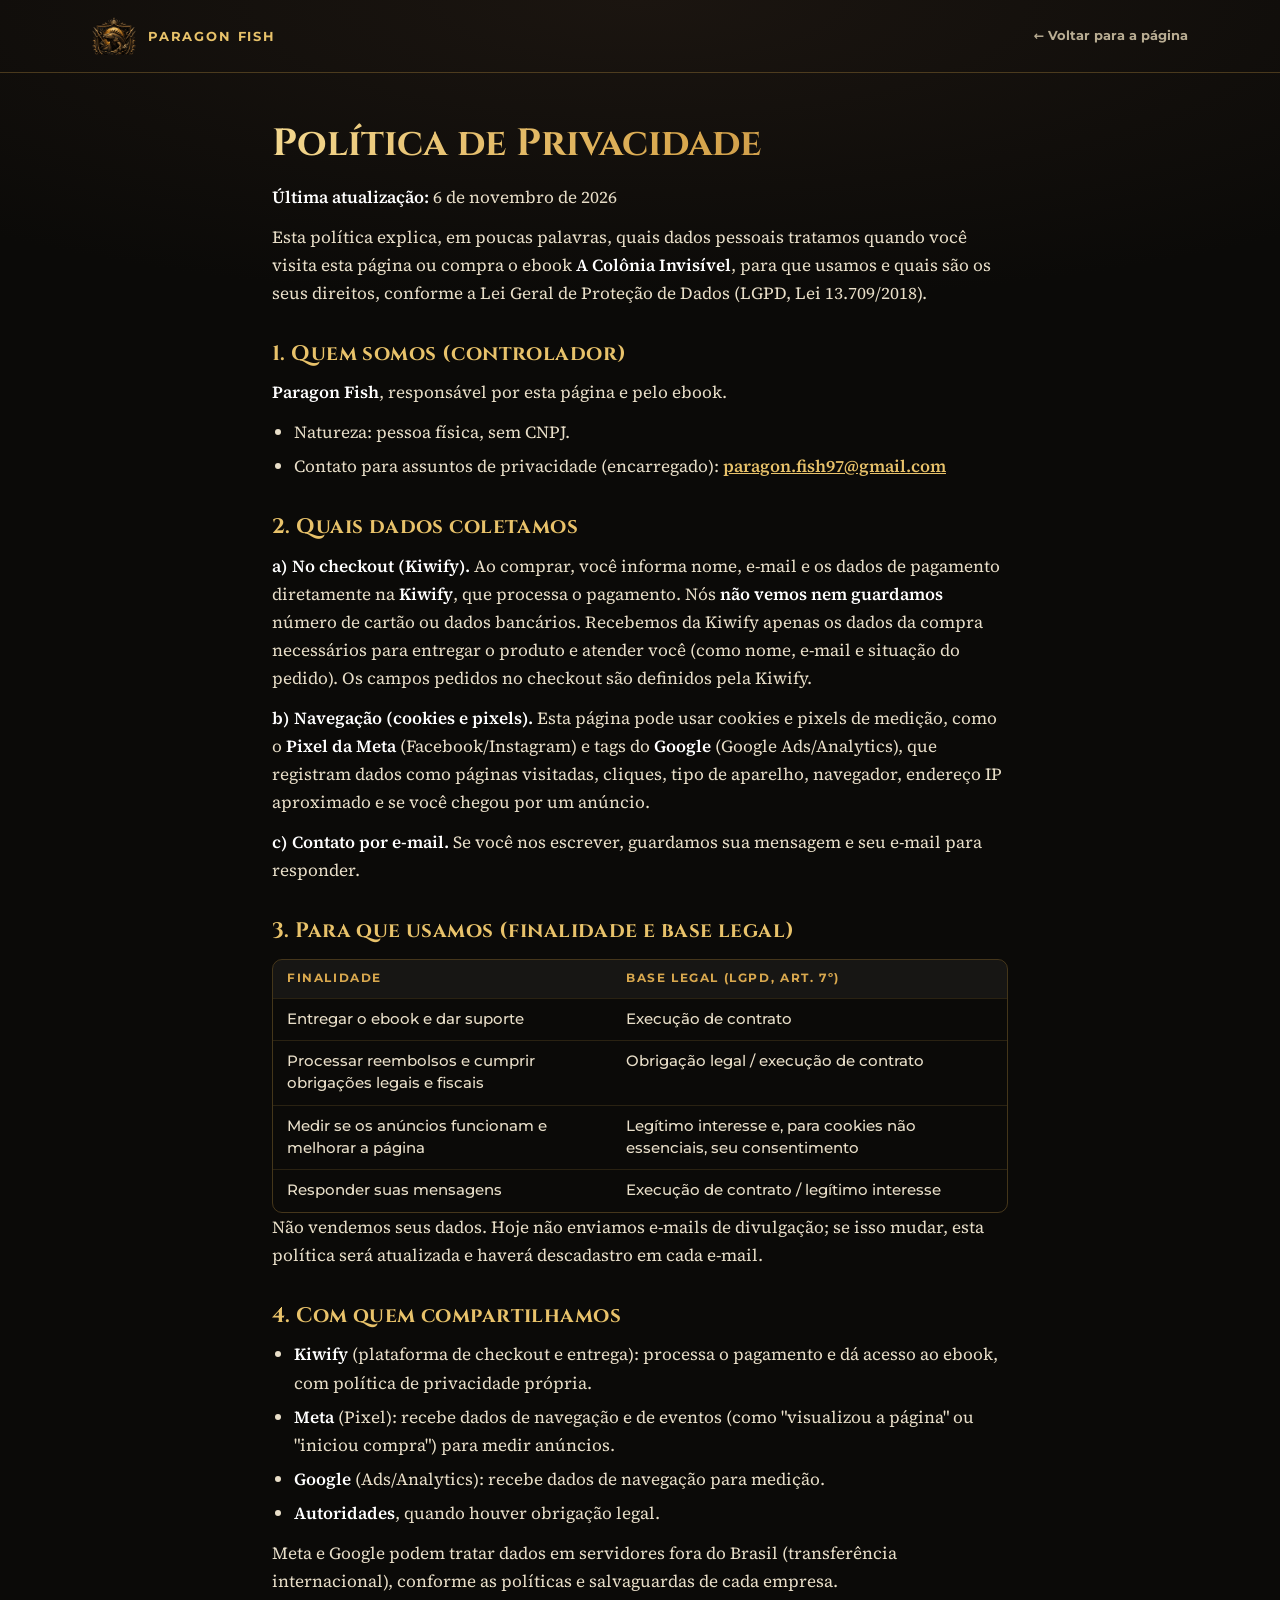
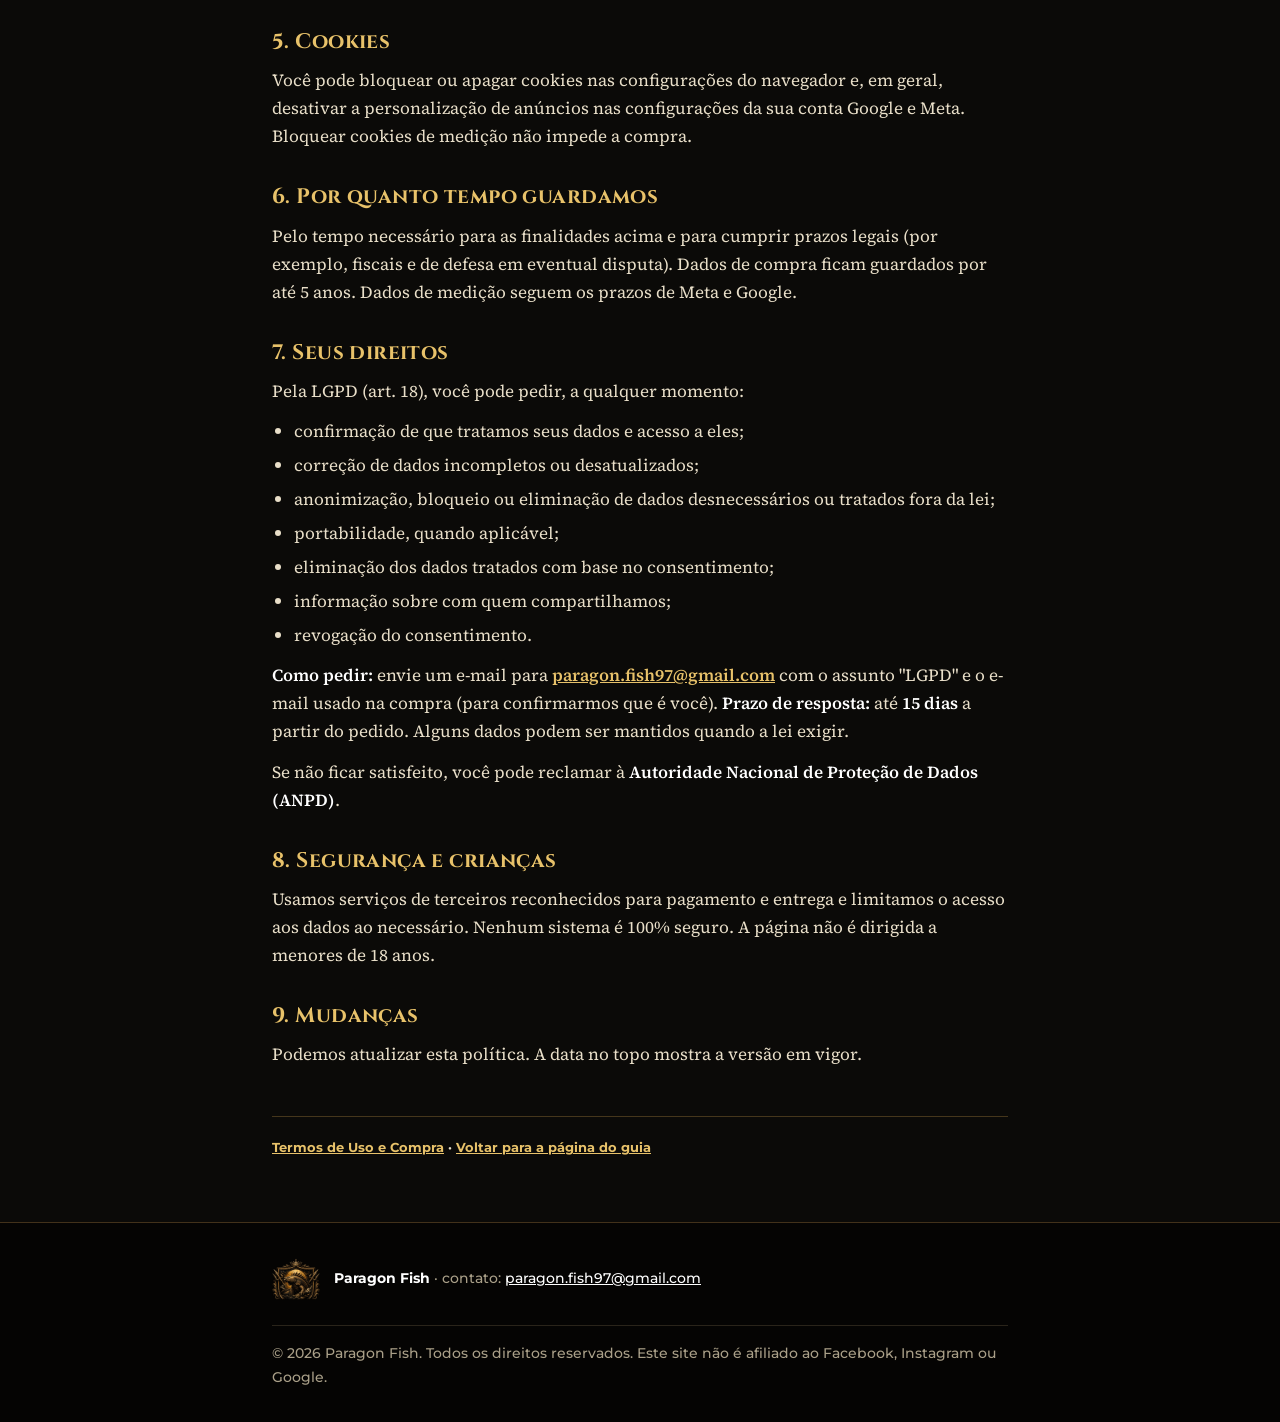
<file: politica-de-privacidade.html>
<!DOCTYPE html>
<html lang="pt-BR">
<head>
<meta charset="utf-8">
<meta name="viewport" content="width=device-width,initial-scale=1">
<title>Política de Privacidade | Paragon Fish</title>
<meta name="description" content="Como a Paragon Fish trata seus dados pessoais ao visitar a página ou comprar o guia A Colônia Invisível (LGPD).">
<meta name="robots" content="index,follow">
<link rel="canonical" href="https://vhreiscoelho-ops.github.io/colonia-invisivel/politica-de-privacidade.html">
<meta name="theme-color" content="#0B0A08">
<link rel="icon" href="img/emblema-128.png" type="image/png">
<link rel="preload" href="fonts/cinzel-700.woff2" as="font" type="font/woff2" crossorigin>
<link rel="stylesheet" href="fonts/fonts.css">
<style>
:root{--bg:#0B0A08;--ouro:#B68545;--ouro-b:#D9A84E;--ouro-c:#E8C26A;--bege:#E9DFC9;--mudo:#B9AD93;--borda:rgba(217,168,78,.28);--cin:'Cinzel','Trajan Pro',Georgia,serif;--txt:'Source Serif 4',Georgia,serif;--sans:'Montserrat',system-ui,-apple-system,'Segoe UI',sans-serif}
*{box-sizing:border-box;margin:0;padding:0}
html{-webkit-text-size-adjust:100%}
body{font-family:var(--txt);font-size:17px;line-height:1.65;color:var(--bege);background:radial-gradient(100% 380px at 50% 0,#1b1510,var(--bg) 80%) no-repeat,var(--bg);overflow-x:hidden}
img{max-width:100%;height:auto;display:block}
.wrap{max-width:780px;margin:0 auto;padding:0 22px}
.top{border-bottom:1px solid var(--borda);padding:14px 0}
.top .wrap{display:flex;align-items:center;justify-content:space-between;gap:12px;max-width:1140px}
.brand{display:flex;align-items:center;gap:12px;color:var(--ouro-c);text-decoration:none;font:700 13px/1 var(--sans);letter-spacing:.14em;text-transform:uppercase}
.back{color:var(--mudo);font:600 12.5px/1 var(--sans);text-decoration:none}.back:hover{color:#fff}
.doc{padding:48px 22px 64px}
h1,h2{font-family:var(--cin);color:#fff;text-wrap:balance}
h1{font-size:30px;line-height:1.2;margin-bottom:16px;background:linear-gradient(100deg,#F3D78F,#D9A84E 55%,#B68545);-webkit-background-clip:text;background-clip:text;-webkit-text-fill-color:transparent}
h2{font-size:19px;line-height:1.3;letter-spacing:.02em;margin:34px 0 10px;color:var(--ouro-c)}
p+p,ul+p,ol+p,p+ul,p+ol{margin-top:12px}
strong{color:#fff}
a{color:var(--ouro-c)}a:hover{color:#fff}
ul,ol{margin:10px 0 0 22px}li{margin-top:6px}
.tw{overflow-x:auto;margin-top:14px;border:1px solid var(--borda);border-radius:10px}
table{width:100%;border-collapse:collapse;font:14.5px/1.5 var(--sans)}
th,td{padding:10px 14px;text-align:left;border-bottom:1px solid rgba(217,168,78,.15);vertical-align:top}
th{color:var(--ouro-b);font-size:11.5px;letter-spacing:.14em;text-transform:uppercase;background:rgba(255,245,222,.05)}
tr:last-child td{border-bottom:0}
.more{margin-top:48px;padding-top:20px;border-top:1px solid var(--borda);font:600 13px/1.6 var(--sans)}
footer{background:#050403;color:#a99f88;padding:32px 0;font:14px/1.7 var(--sans);border-top:1px solid rgba(182,133,69,.35)}
footer a{color:#fff}
footer .aviso{border-top:1px solid #2a241a;margin-top:22px;padding-top:16px}
footer .fb{display:flex;align-items:center;gap:14px}footer .fb img{width:48px;flex:0 0 48px}
@media(min-width:760px){h1{font-size:38px}h2{font-size:21px}}

</style>
</head>
<body>
<header class="top"><div class="wrap"><a class="brand" href="index.html"><img src="img/emblema-128.png" width="44" height="44" alt="Brasão Paragon Fish"><span>Paragon Fish</span></a><a class="back" href="index.html">← Voltar para a página</a></div></header>
<main class="wrap doc">
<h1>Política de Privacidade</h1>
<p><strong>Última atualização:</strong> 6 de novembro de 2026</p>
<p>Esta política explica, em poucas palavras, quais dados pessoais tratamos quando você visita esta página ou compra o ebook <strong>A Colônia Invisível</strong>, para que usamos e quais são os seus direitos, conforme a Lei Geral de Proteção de Dados (LGPD, Lei 13.709/2018).</p>
<h2>1. Quem somos (controlador)</h2>
<p><strong>Paragon Fish</strong>, responsável por esta página e pelo ebook.</p>
<ul>
<li>Natureza: pessoa física, sem CNPJ.</li>
<li>Contato para assuntos de privacidade (encarregado): <strong><a href="mailto:paragon.fish97@gmail.com">paragon.fish97@gmail.com</a></strong></li>
</ul>
<h2>2. Quais dados coletamos</h2>
<p><strong>a) No checkout (Kiwify).</strong> Ao comprar, você informa nome, e-mail e os dados de pagamento diretamente na <strong>Kiwify</strong>, que processa o pagamento. Nós <strong>não vemos nem guardamos</strong> número de cartão ou dados bancários. Recebemos da Kiwify apenas os dados da compra necessários para entregar o produto e atender você (como nome, e-mail e situação do pedido). Os campos pedidos no checkout são definidos pela Kiwify.</p>
<p><strong>b) Navegação (cookies e pixels).</strong> Esta página pode usar cookies e pixels de medição, como o <strong>Pixel da Meta</strong> (Facebook/Instagram) e tags do <strong>Google</strong> (Google Ads/Analytics), que registram dados como páginas visitadas, cliques, tipo de aparelho, navegador, endereço IP aproximado e se você chegou por um anúncio.</p>
<p><strong>c) Contato por e-mail.</strong> Se você nos escrever, guardamos sua mensagem e seu e-mail para responder.</p>
<h2>3. Para que usamos (finalidade e base legal)</h2>
<div class="tw"><table><thead><tr><th>Finalidade</th><th>Base legal (LGPD, art. 7º)</th></tr></thead><tbody><tr><td>Entregar o ebook e dar suporte</td><td>Execução de contrato</td></tr><tr><td>Processar reembolsos e cumprir obrigações legais e fiscais</td><td>Obrigação legal / execução de contrato</td></tr><tr><td>Medir se os anúncios funcionam e melhorar a página</td><td>Legítimo interesse e, para cookies não essenciais, seu consentimento</td></tr><tr><td>Responder suas mensagens</td><td>Execução de contrato / legítimo interesse</td></tr></tbody></table></div>
<p>Não vendemos seus dados. Hoje não enviamos e-mails de divulgação; se isso mudar, esta política será atualizada e haverá descadastro em cada e-mail.</p>
<h2>4. Com quem compartilhamos</h2>
<ul>
<li><strong>Kiwify</strong> (plataforma de checkout e entrega): processa o pagamento e dá acesso ao ebook, com política de privacidade própria.</li>
<li><strong>Meta</strong> (Pixel): recebe dados de navegação e de eventos (como "visualizou a página" ou "iniciou compra") para medir anúncios.</li>
<li><strong>Google</strong> (Ads/Analytics): recebe dados de navegação para medição.</li>
<li><strong>Autoridades</strong>, quando houver obrigação legal.</li>
</ul>
<p>Meta e Google podem tratar dados em servidores fora do Brasil (transferência internacional), conforme as políticas e salvaguardas de cada empresa.</p>
<h2>5. Cookies</h2>
<p>Você pode bloquear ou apagar cookies nas configurações do navegador e, em geral, desativar a personalização de anúncios nas configurações da sua conta Google e Meta. Bloquear cookies de medição não impede a compra.</p>
<h2>6. Por quanto tempo guardamos</h2>
<p>Pelo tempo necessário para as finalidades acima e para cumprir prazos legais (por exemplo, fiscais e de defesa em eventual disputa). Dados de compra ficam guardados por até 5 anos. Dados de medição seguem os prazos de Meta e Google.</p>
<h2>7. Seus direitos</h2>
<p>Pela LGPD (art. 18), você pode pedir, a qualquer momento:</p>
<ul>
<li>confirmação de que tratamos seus dados e acesso a eles;</li>
<li>correção de dados incompletos ou desatualizados;</li>
<li>anonimização, bloqueio ou eliminação de dados desnecessários ou tratados fora da lei;</li>
<li>portabilidade, quando aplicável;</li>
<li>eliminação dos dados tratados com base no consentimento;</li>
<li>informação sobre com quem compartilhamos;</li>
<li>revogação do consentimento.</li>
</ul>
<p><strong>Como pedir:</strong> envie um e-mail para <strong><a href="mailto:paragon.fish97@gmail.com">paragon.fish97@gmail.com</a></strong> com o assunto "LGPD" e o e-mail usado na compra (para confirmarmos que é você). <strong>Prazo de resposta:</strong> até <strong>15 dias</strong> a partir do pedido. Alguns dados podem ser mantidos quando a lei exigir.</p>
<p>Se não ficar satisfeito, você pode reclamar à <strong>Autoridade Nacional de Proteção de Dados (ANPD)</strong>.</p>
<h2>8. Segurança e crianças</h2>
<p>Usamos serviços de terceiros reconhecidos para pagamento e entrega e limitamos o acesso aos dados ao necessário. Nenhum sistema é 100% seguro. A página não é dirigida a menores de 18 anos.</p>
<h2>9. Mudanças</h2>
<p>Podemos atualizar esta política. A data no topo mostra a versão em vigor.</p>
<nav class="more"><a href="termos-de-uso.html">Termos de Uso e Compra</a> · <a href="index.html">Voltar para a página do guia</a></nav>
</main>
<footer>
<div class="wrap">
<div class="fb"><img src="img/emblema-128.png" width="48" height="48" loading="lazy" alt=""><div><strong>Paragon Fish</strong> · contato: <a href="mailto:paragon.fish97@gmail.com">paragon.fish97@gmail.com</a></div></div>
<div class="aviso"><p>© 2026 Paragon Fish. Todos os direitos reservados. Este site não é afiliado ao Facebook, Instagram ou Google.</p></div>
</div>
</footer>
</body>
</html>
</file>
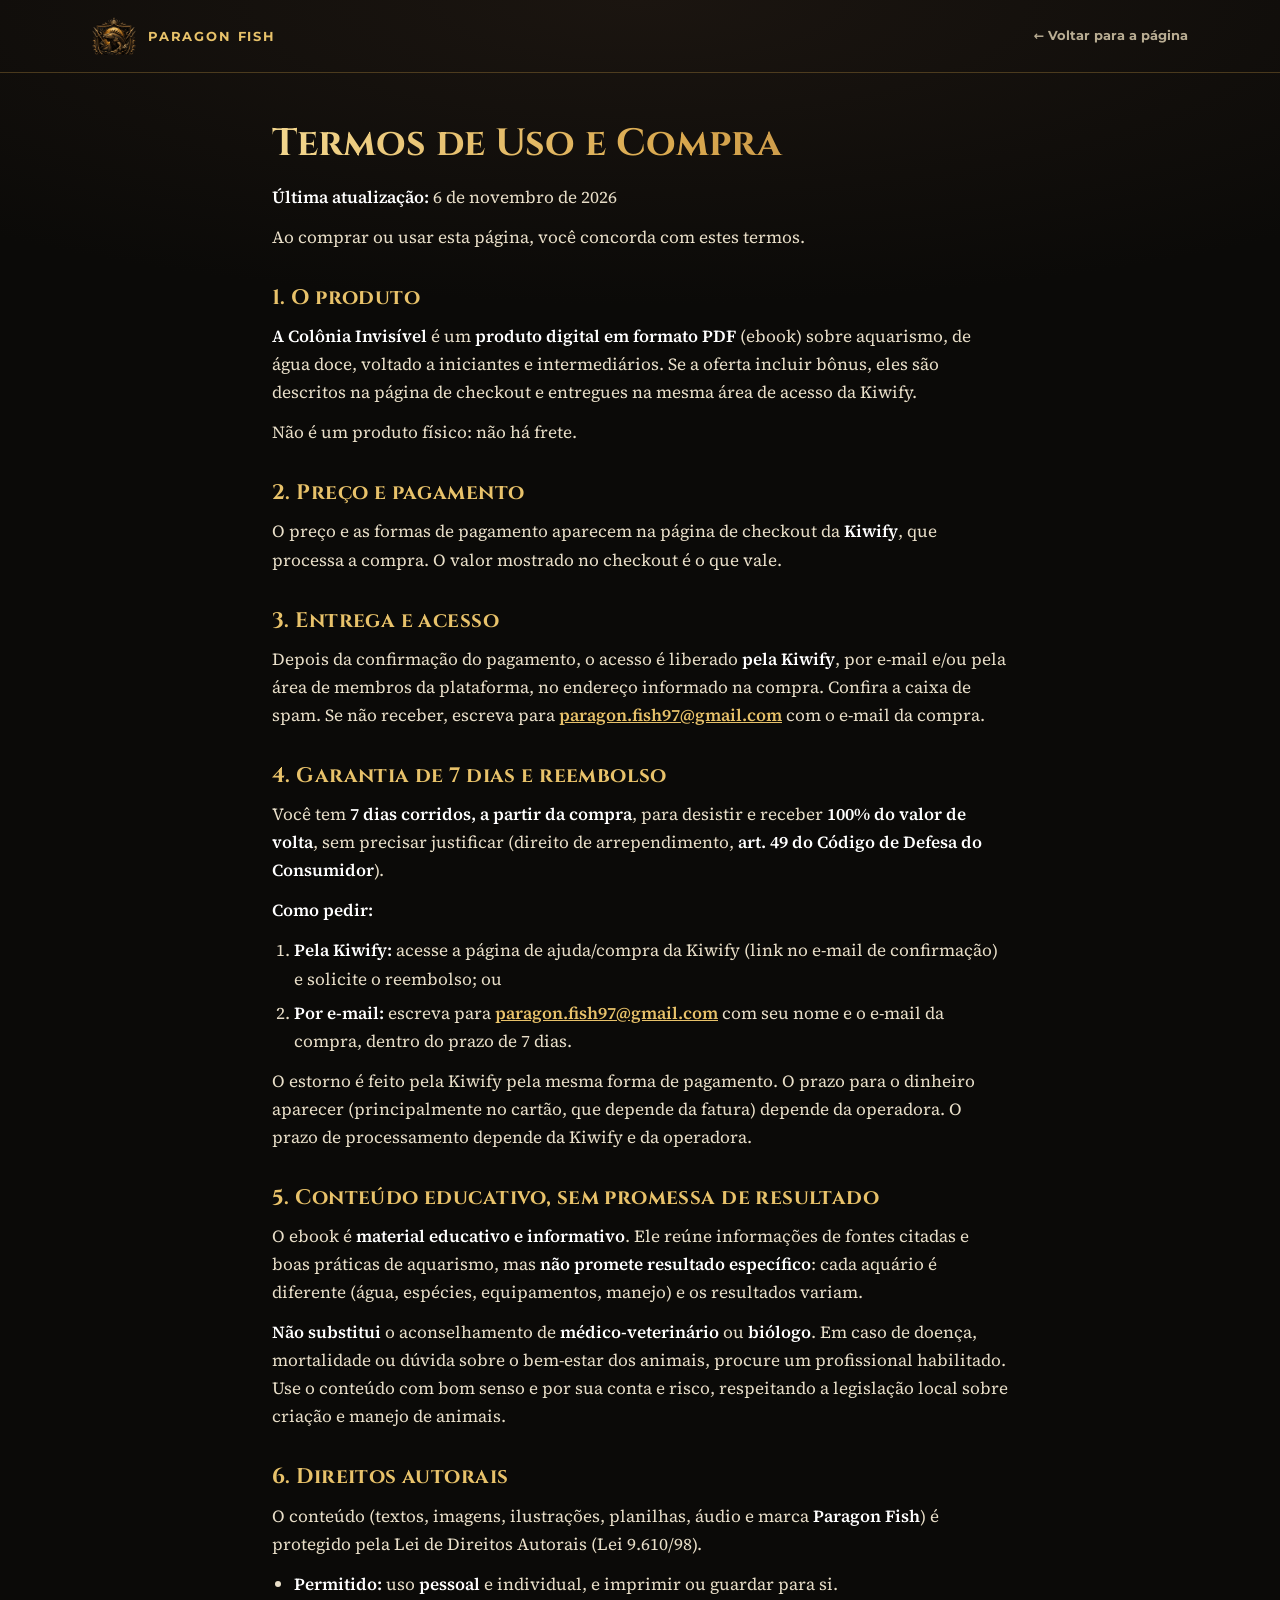
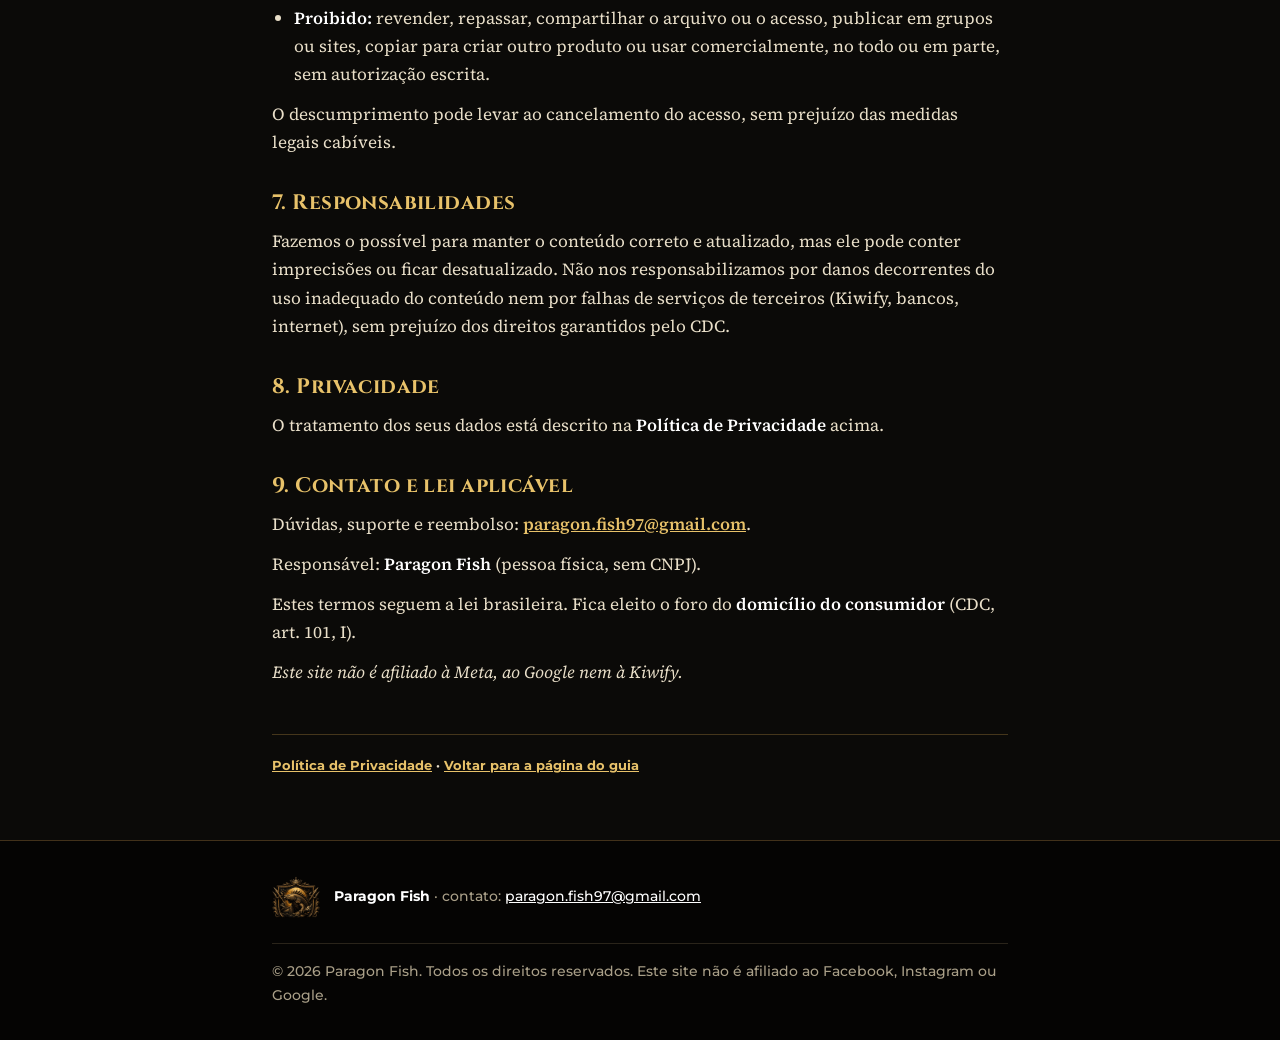
<file: termos-de-uso.html>
<!DOCTYPE html>
<html lang="pt-BR">
<head>
<meta charset="utf-8">
<meta name="viewport" content="width=device-width,initial-scale=1">
<title>Termos de Uso e Compra | Paragon Fish</title>
<meta name="description" content="Termos de uso e compra do guia A Colônia Invisível, da Paragon Fish: entrega, garantia de 7 dias, direitos autorais.">
<meta name="robots" content="index,follow">
<link rel="canonical" href="https://vhreiscoelho-ops.github.io/colonia-invisivel/termos-de-uso.html">
<meta name="theme-color" content="#0B0A08">
<link rel="icon" href="img/emblema-128.png" type="image/png">
<link rel="preload" href="fonts/cinzel-700.woff2" as="font" type="font/woff2" crossorigin>
<link rel="stylesheet" href="fonts/fonts.css">
<style>
:root{--bg:#0B0A08;--ouro:#B68545;--ouro-b:#D9A84E;--ouro-c:#E8C26A;--bege:#E9DFC9;--mudo:#B9AD93;--borda:rgba(217,168,78,.28);--cin:'Cinzel','Trajan Pro',Georgia,serif;--txt:'Source Serif 4',Georgia,serif;--sans:'Montserrat',system-ui,-apple-system,'Segoe UI',sans-serif}
*{box-sizing:border-box;margin:0;padding:0}
html{-webkit-text-size-adjust:100%}
body{font-family:var(--txt);font-size:17px;line-height:1.65;color:var(--bege);background:radial-gradient(100% 380px at 50% 0,#1b1510,var(--bg) 80%) no-repeat,var(--bg);overflow-x:hidden}
img{max-width:100%;height:auto;display:block}
.wrap{max-width:780px;margin:0 auto;padding:0 22px}
.top{border-bottom:1px solid var(--borda);padding:14px 0}
.top .wrap{display:flex;align-items:center;justify-content:space-between;gap:12px;max-width:1140px}
.brand{display:flex;align-items:center;gap:12px;color:var(--ouro-c);text-decoration:none;font:700 13px/1 var(--sans);letter-spacing:.14em;text-transform:uppercase}
.back{color:var(--mudo);font:600 12.5px/1 var(--sans);text-decoration:none}.back:hover{color:#fff}
.doc{padding:48px 22px 64px}
h1,h2{font-family:var(--cin);color:#fff;text-wrap:balance}
h1{font-size:30px;line-height:1.2;margin-bottom:16px;background:linear-gradient(100deg,#F3D78F,#D9A84E 55%,#B68545);-webkit-background-clip:text;background-clip:text;-webkit-text-fill-color:transparent}
h2{font-size:19px;line-height:1.3;letter-spacing:.02em;margin:34px 0 10px;color:var(--ouro-c)}
p+p,ul+p,ol+p,p+ul,p+ol{margin-top:12px}
strong{color:#fff}
a{color:var(--ouro-c)}a:hover{color:#fff}
ul,ol{margin:10px 0 0 22px}li{margin-top:6px}
.tw{overflow-x:auto;margin-top:14px;border:1px solid var(--borda);border-radius:10px}
table{width:100%;border-collapse:collapse;font:14.5px/1.5 var(--sans)}
th,td{padding:10px 14px;text-align:left;border-bottom:1px solid rgba(217,168,78,.15);vertical-align:top}
th{color:var(--ouro-b);font-size:11.5px;letter-spacing:.14em;text-transform:uppercase;background:rgba(255,245,222,.05)}
tr:last-child td{border-bottom:0}
.more{margin-top:48px;padding-top:20px;border-top:1px solid var(--borda);font:600 13px/1.6 var(--sans)}
footer{background:#050403;color:#a99f88;padding:32px 0;font:14px/1.7 var(--sans);border-top:1px solid rgba(182,133,69,.35)}
footer a{color:#fff}
footer .aviso{border-top:1px solid #2a241a;margin-top:22px;padding-top:16px}
footer .fb{display:flex;align-items:center;gap:14px}footer .fb img{width:48px;flex:0 0 48px}
@media(min-width:760px){h1{font-size:38px}h2{font-size:21px}}

</style>
</head>
<body>
<header class="top"><div class="wrap"><a class="brand" href="index.html"><img src="img/emblema-128.png" width="44" height="44" alt="Brasão Paragon Fish"><span>Paragon Fish</span></a><a class="back" href="index.html">← Voltar para a página</a></div></header>
<main class="wrap doc">
<h1>Termos de Uso e Compra</h1>
<p><strong>Última atualização:</strong> 6 de novembro de 2026</p>
<p>Ao comprar ou usar esta página, você concorda com estes termos.</p>
<h2>1. O produto</h2>
<p><strong>A Colônia Invisível</strong> é um <strong>produto digital em formato PDF</strong> (ebook) sobre aquarismo, de água doce, voltado a iniciantes e intermediários. Se a oferta incluir bônus, eles são descritos na página de checkout e entregues na mesma área de acesso da Kiwify.</p>
<p>Não é um produto físico: não há frete.</p>
<h2>2. Preço e pagamento</h2>
<p>O preço e as formas de pagamento aparecem na página de checkout da <strong>Kiwify</strong>, que processa a compra. O valor mostrado no checkout é o que vale.</p>
<h2>3. Entrega e acesso</h2>
<p>Depois da confirmação do pagamento, o acesso é liberado <strong>pela Kiwify</strong>, por e-mail e/ou pela área de membros da plataforma, no endereço informado na compra. Confira a caixa de spam. Se não receber, escreva para <strong><a href="mailto:paragon.fish97@gmail.com">paragon.fish97@gmail.com</a></strong> com o e-mail da compra.</p>
<h2>4. Garantia de 7 dias e reembolso</h2>
<p>Você tem <strong>7 dias corridos, a partir da compra</strong>, para desistir e receber <strong>100% do valor de volta</strong>, sem precisar justificar (direito de arrependimento, <strong>art. 49 do Código de Defesa do Consumidor</strong>).</p>
<p><strong>Como pedir:</strong></p>
<ol>
<li><strong>Pela Kiwify:</strong> acesse a página de ajuda/compra da Kiwify (link no e-mail de confirmação) e solicite o reembolso; ou</li>
<li><strong>Por e-mail:</strong> escreva para <strong><a href="mailto:paragon.fish97@gmail.com">paragon.fish97@gmail.com</a></strong> com seu nome e o e-mail da compra, dentro do prazo de 7 dias.</li>
</ol>
<p>O estorno é feito pela Kiwify pela mesma forma de pagamento. O prazo para o dinheiro aparecer (principalmente no cartão, que depende da fatura) depende da operadora. O prazo de processamento depende da Kiwify e da operadora.</p>
<h2>5. Conteúdo educativo, sem promessa de resultado</h2>
<p>O ebook é <strong>material educativo e informativo</strong>. Ele reúne informações de fontes citadas e boas práticas de aquarismo, mas <strong>não promete resultado específico</strong>: cada aquário é diferente (água, espécies, equipamentos, manejo) e os resultados variam.</p>
<p><strong>Não substitui</strong> o aconselhamento de <strong>médico-veterinário</strong> ou <strong>biólogo</strong>. Em caso de doença, mortalidade ou dúvida sobre o bem-estar dos animais, procure um profissional habilitado. Use o conteúdo com bom senso e por sua conta e risco, respeitando a legislação local sobre criação e manejo de animais.</p>
<h2>6. Direitos autorais</h2>
<p>O conteúdo (textos, imagens, ilustrações, planilhas, áudio e marca <strong>Paragon Fish</strong>) é protegido pela Lei de Direitos Autorais (Lei 9.610/98).</p>
<ul>
<li><strong>Permitido:</strong> uso <strong>pessoal</strong> e individual, e imprimir ou guardar para si.</li>
<li><strong>Proibido:</strong> revender, repassar, compartilhar o arquivo ou o acesso, publicar em grupos ou sites, copiar para criar outro produto ou usar comercialmente, no todo ou em parte, sem autorização escrita.</li>
</ul>
<p>O descumprimento pode levar ao cancelamento do acesso, sem prejuízo das medidas legais cabíveis.</p>
<h2>7. Responsabilidades</h2>
<p>Fazemos o possível para manter o conteúdo correto e atualizado, mas ele pode conter imprecisões ou ficar desatualizado. Não nos responsabilizamos por danos decorrentes do uso inadequado do conteúdo nem por falhas de serviços de terceiros (Kiwify, bancos, internet), sem prejuízo dos direitos garantidos pelo CDC.</p>
<h2>8. Privacidade</h2>
<p>O tratamento dos seus dados está descrito na <strong>Política de Privacidade</strong> acima.</p>
<h2>9. Contato e lei aplicável</h2>
<p>Dúvidas, suporte e reembolso: <strong><a href="mailto:paragon.fish97@gmail.com">paragon.fish97@gmail.com</a></strong>.</p>
<p>Responsável: <strong>Paragon Fish</strong> (pessoa física, sem CNPJ).</p>
<p>Estes termos seguem a lei brasileira. Fica eleito o foro do <strong>domicílio do consumidor</strong> (CDC, art. 101, I).</p>
<p><em>Este site não é afiliado à Meta, ao Google nem à Kiwify.</em></p>
<nav class="more"><a href="politica-de-privacidade.html">Política de Privacidade</a> · <a href="index.html">Voltar para a página do guia</a></nav>
</main>
<footer>
<div class="wrap">
<div class="fb"><img src="img/emblema-128.png" width="48" height="48" loading="lazy" alt=""><div><strong>Paragon Fish</strong> · contato: <a href="mailto:paragon.fish97@gmail.com">paragon.fish97@gmail.com</a></div></div>
<div class="aviso"><p>© 2026 Paragon Fish. Todos os direitos reservados. Este site não é afiliado ao Facebook, Instagram ou Google.</p></div>
</div>
</footer>
</body>
</html>
</file>
<file: fonts/fonts.css>
/* latin-ext */@font-face {  font-family: 'Montserrat';  font-style: normal;  font-weight: 500;  font-display: swap;  src: url(f1.woff2) format('woff2');  unicode-range: U+0100-02BA, U+02BD-02C5, U+02C7-02CC, U+02CE-02D7, U+02DD-02FF, U+0304, U+0308, U+0329, U+1D00-1DBF, U+1E00-1E9F, U+1EF2-1EFF, U+2020, U+20A0-20AB, U+20AD-20C0, U+2113, U+2C60-2C7F, U+A720-A7FF;}
/* latin */@font-face {  font-family: 'Montserrat';  font-style: normal;  font-weight: 500;  font-display: swap;  src: url(f2.woff2) format('woff2');  unicode-range: U+0000-00FF, U+0131, U+0152-0153, U+02BB-02BC, U+02C6, U+02DA, U+02DC, U+0304, U+0308, U+0329, U+2000-206F, U+20AC, U+2122, U+2191, U+2193, U+2212, U+2215, U+FEFF, U+FFFD;}
/* latin-ext */@font-face {  font-family: 'Montserrat';  font-style: normal;  font-weight: 700;  font-display: swap;  src: url(f1.woff2) format('woff2');  unicode-range: U+0100-02BA, U+02BD-02C5, U+02C7-02CC, U+02CE-02D7, U+02DD-02FF, U+0304, U+0308, U+0329, U+1D00-1DBF, U+1E00-1E9F, U+1EF2-1EFF, U+2020, U+20A0-20AB, U+20AD-20C0, U+2113, U+2C60-2C7F, U+A720-A7FF;}
/* latin */@font-face {  font-family: 'Montserrat';  font-style: normal;  font-weight: 700;  font-display: swap;  src: url(f2.woff2) format('woff2');  unicode-range: U+0000-00FF, U+0131, U+0152-0153, U+02BB-02BC, U+02C6, U+02DA, U+02DC, U+0304, U+0308, U+0329, U+2000-206F, U+20AC, U+2122, U+2191, U+2193, U+2212, U+2215, U+FEFF, U+FFFD;}
/* latin-ext */@font-face {  font-family: 'Montserrat';  font-style: normal;  font-weight: 800;  font-display: swap;  src: url(f1.woff2) format('woff2');  unicode-range: U+0100-02BA, U+02BD-02C5, U+02C7-02CC, U+02CE-02D7, U+02DD-02FF, U+0304, U+0308, U+0329, U+1D00-1DBF, U+1E00-1E9F, U+1EF2-1EFF, U+2020, U+20A0-20AB, U+20AD-20C0, U+2113, U+2C60-2C7F, U+A720-A7FF;}
/* latin */@font-face {  font-family: 'Montserrat';  font-style: normal;  font-weight: 800;  font-display: swap;  src: url(f2.woff2) format('woff2');  unicode-range: U+0000-00FF, U+0131, U+0152-0153, U+02BB-02BC, U+02C6, U+02DA, U+02DC, U+0304, U+0308, U+0329, U+2000-206F, U+20AC, U+2122, U+2191, U+2193, U+2212, U+2215, U+FEFF, U+FFFD;}
/* latin-ext */@font-face {  font-family: 'Source Serif 4';  font-style: italic;  font-weight: 400;  font-display: swap;  src: url(f3.woff2) format('woff2');  unicode-range: U+0100-02BA, U+02BD-02C5, U+02C7-02CC, U+02CE-02D7, U+02DD-02FF, U+0304, U+0308, U+0329, U+1D00-1DBF, U+1E00-1E9F, U+1EF2-1EFF, U+2020, U+20A0-20AB, U+20AD-20C0, U+2113, U+2C60-2C7F, U+A720-A7FF;}
/* latin */@font-face {  font-family: 'Source Serif 4';  font-style: italic;  font-weight: 400;  font-display: swap;  src: url(f4.woff2) format('woff2');  unicode-range: U+0000-00FF, U+0131, U+0152-0153, U+02BB-02BC, U+02C6, U+02DA, U+02DC, U+0304, U+0308, U+0329, U+2000-206F, U+20AC, U+2122, U+2191, U+2193, U+2212, U+2215, U+FEFF, U+FFFD;}
/* latin-ext */@font-face {  font-family: 'Source Serif 4';  font-style: normal;  font-weight: 400;  font-display: swap;  src: url(f5.woff2) format('woff2');  unicode-range: U+0100-02BA, U+02BD-02C5, U+02C7-02CC, U+02CE-02D7, U+02DD-02FF, U+0304, U+0308, U+0329, U+1D00-1DBF, U+1E00-1E9F, U+1EF2-1EFF, U+2020, U+20A0-20AB, U+20AD-20C0, U+2113, U+2C60-2C7F, U+A720-A7FF;}
/* latin */@font-face {  font-family: 'Source Serif 4';  font-style: normal;  font-weight: 400;  font-display: swap;  src: url(f6.woff2) format('woff2');  unicode-range: U+0000-00FF, U+0131, U+0152-0153, U+02BB-02BC, U+02C6, U+02DA, U+02DC, U+0304, U+0308, U+0329, U+2000-206F, U+20AC, U+2122, U+2191, U+2193, U+2212, U+2215, U+FEFF, U+FFFD;}
/* latin-ext */@font-face {  font-family: 'Source Serif 4';  font-style: normal;  font-weight: 600;  font-display: swap;  src: url(f5.woff2) format('woff2');  unicode-range: U+0100-02BA, U+02BD-02C5, U+02C7-02CC, U+02CE-02D7, U+02DD-02FF, U+0304, U+0308, U+0329, U+1D00-1DBF, U+1E00-1E9F, U+1EF2-1EFF, U+2020, U+20A0-20AB, U+20AD-20C0, U+2113, U+2C60-2C7F, U+A720-A7FF;}
/* latin */@font-face {  font-family: 'Source Serif 4';  font-style: normal;  font-weight: 600;  font-display: swap;  src: url(f6.woff2) format('woff2');  unicode-range: U+0000-00FF, U+0131, U+0152-0153, U+02BB-02BC, U+02C6, U+02DA, U+02DC, U+0304, U+0308, U+0329, U+2000-206F, U+20AC, U+2122, U+2191, U+2193, U+2212, U+2215, U+FEFF, U+FFFD;}
@font-face{font-family:'Cinzel';font-style:normal;font-weight:500;font-display:swap;src:url(cinzel-500.woff2) format('woff2')}
@font-face{font-family:'Cinzel';font-style:normal;font-weight:700;font-display:swap;src:url(cinzel-700.woff2) format('woff2')}
@font-face{font-family:'Cinzel';font-style:normal;font-weight:900;font-display:swap;src:url(cinzel-900.woff2) format('woff2')}
</file>
